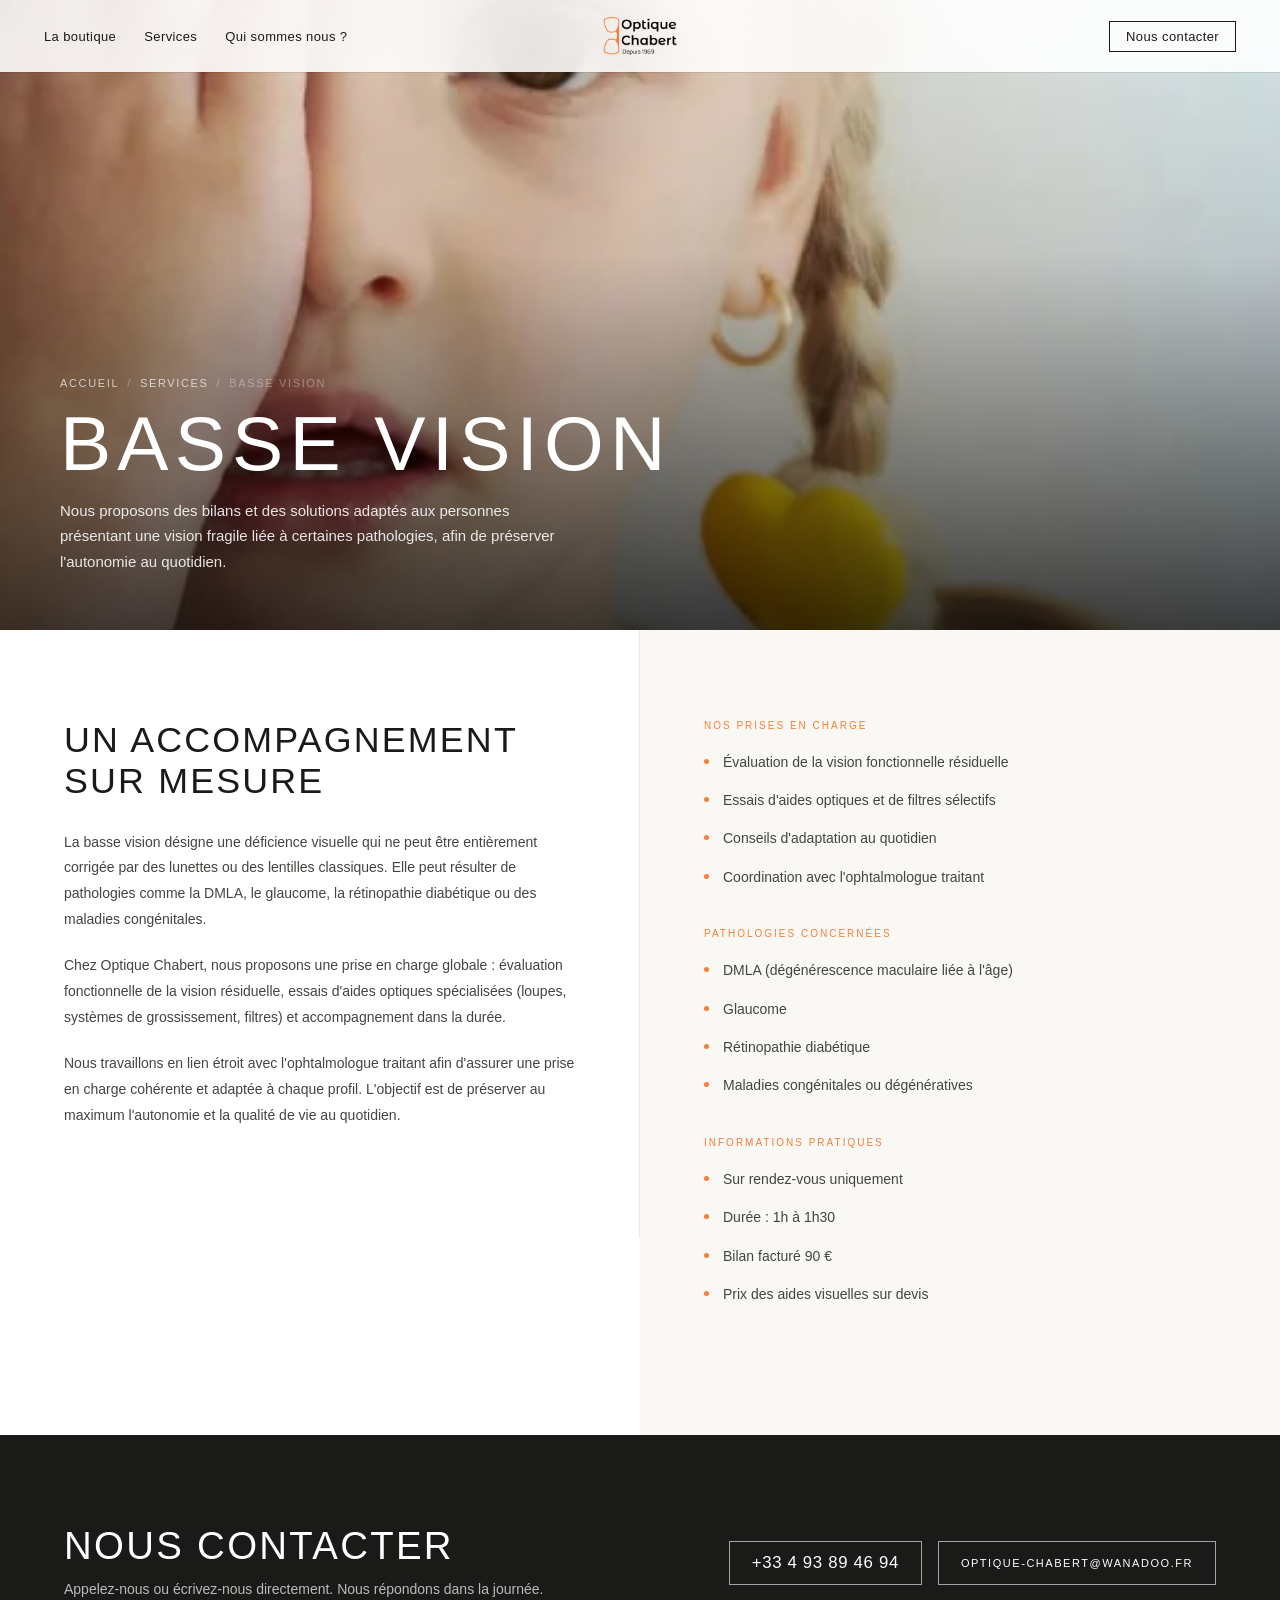
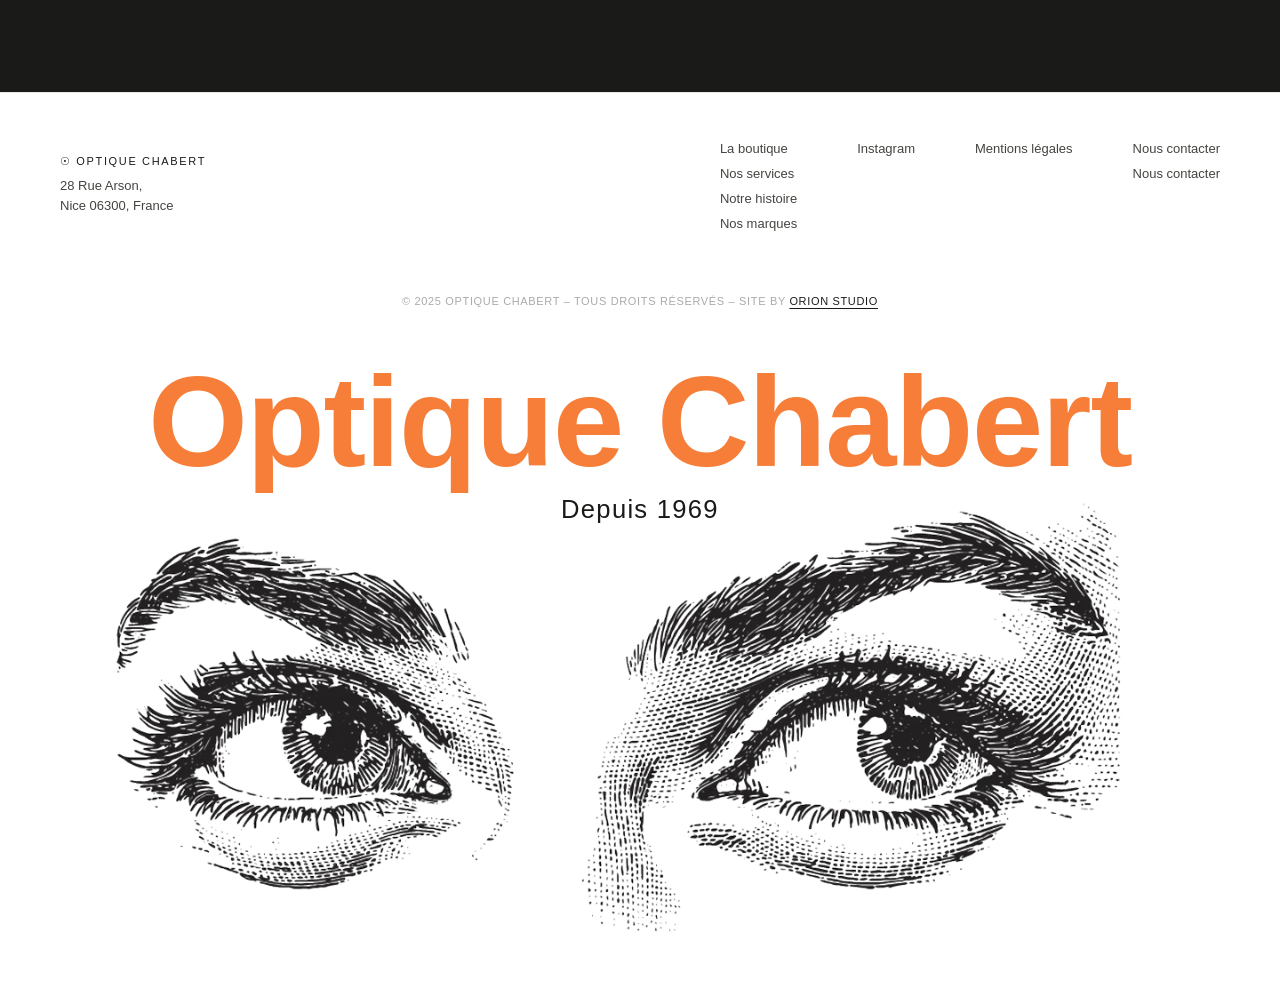
<file: services/basse-vision.html>
<!DOCTYPE html>
<html lang="fr">
<head>
  <meta charset="UTF-8">
  <meta name="viewport" content="width=device-width, initial-scale=1.0">
  <title>Basse vision à Nice — Optique Chabert</title>
  <meta name="description" content="Basse vision à Nice — Optique Chabert. Bilan et solutions optiques pour les déficiences visuelles liées à la DMLA, glaucome ou rétinopathie diabétique. Bilan 90 €.">
  <meta name="robots" content="index, follow">
  <link rel="canonical" href="https://optique-chabert.com/services/basse-vision.html">
  <meta property="og:type" content="website">
  <meta property="og:site_name" content="Optique Chabert">
  <meta property="og:locale" content="fr_FR">
  <meta property="og:title" content="Basse vision à Nice — Optique Chabert">
  <meta property="og:description" content="Bilan et solutions pour les déficiences visuelles : DMLA, glaucome, rétinopathie. Bilan facturé 90 €.">
  <meta property="og:url" content="https://optique-chabert.com/services/basse-vision.html">
  <meta property="og:image" content="https://optique-chabert.com/assets/images/basse-vision.webp">
  <meta name="twitter:card" content="summary_large_image">
  <meta name="twitter:title" content="Basse vision à Nice — Optique Chabert">
  <meta name="twitter:description" content="Bilan et solutions pour les déficiences visuelles : DMLA, glaucome, rétinopathie. Bilan facturé 90 €.">
  <meta name="twitter:image" content="https://optique-chabert.com/assets/images/basse-vision.webp">
  <script type="application/ld+json">
  {"@context":"https://schema.org","@type":"BreadcrumbList","itemListElement":[{"@type":"ListItem","position":1,"name":"Accueil","item":"https://optique-chabert.com/"},{"@type":"ListItem","position":2,"name":"Services","item":"https://optique-chabert.com/#services"},{"@type":"ListItem","position":3,"name":"Basse vision","item":"https://optique-chabert.com/services/basse-vision.html"}]}
  </script>
  <script type="application/ld+json">
  {"@context":"https://schema.org","@type":"Service","name":"Basse vision","description":"Bilan de basse vision et adaptation d'aides optiques à Nice. Prise en charge des déficiences visuelles liées à la DMLA, glaucome, rétinopathie diabétique. Bilan facturé 90 €.","provider":{"@type":"Optician","name":"Optique Chabert","url":"https://optique-chabert.com"},"areaServed":{"@type":"City","name":"Nice"},"offers":{"@type":"Offer","price":"90","priceCurrency":"EUR"}}
  </script>
  <link rel="icon" type="image/png" sizes="32x32" href="../assets/images/favicon-32.png">
  <link rel="icon" type="image/png" sizes="512x512" href="../assets/images/favicon-512.png">
  <link rel="apple-touch-icon" href="../assets/images/favicon-apple.png">
  <link rel="stylesheet" href="../assets/css/styles.css">
</head>
<body>

  <!-- ── HEADER ──────────────────────────────────────────────── -->
  <header id="site-header" class="scrolled">

    <nav class="nav nav--left">
      <a href="../#boutique">La boutique</a>
      <span class="nav-services-trigger" role="button" tabindex="0">Services</span>
      <a href="../#histoire">Qui sommes nous ?</a>
    </nav>

    <a href="../" class="header-logo" aria-label="Optique Chabert — accueil">
      <picture>
        <source srcset="../assets/images/logo-header.webp" type="image/webp">
        <img src="../assets/images/logo-header.png" alt="Optique Chabert">
      </picture>
    </a>

    <nav class="nav nav--right">
      <a href="#rdv" class="nav-rdv">Nous contacter</a>
    </nav>

    <button class="burger" id="burger-btn" aria-label="Ouvrir le menu" aria-expanded="false">
      <span></span><span></span><span></span>
    </button>

    <!-- Mega menu Services (desktop) -->
    <div class="mega-menu" id="mega-menu">
      <a href="examen-de-vue.html" class="mega-card">
        <div class="mega-card-img" style="background-image:url('../assets/images/sante-visuelle.webp')"></div>
        <div class="mega-card-body">
          <h4>Examen de vue</h4>
          <p>Évaluation complète de votre vision</p>
        </div>
      </a>
      <a href="lentilles-de-contact.html" class="mega-card">
        <div class="mega-card-img" style="background-image:url('../assets/images/notre-histoire.webp')"></div>
        <div class="mega-card-body">
          <h4>Lentilles de contact</h4>
          <p>Adaptation et suivi personnalisés</p>
        </div>
      </a>
      <a href="lentilles-de-nuit.html" class="mega-card">
        <div class="mega-card-img" style="background-image:url('../assets/images/lentille-de-nuit.webp')"></div>
        <div class="mega-card-body">
          <h4>Lentilles de nuit</h4>
          <p>Voir sans correction en journée</p>
        </div>
      </a>
      <a href="basse-vision.html" class="mega-card">
        <div class="mega-card-img" style="background-image:url('../assets/images/basse-vision.webp')"></div>
        <div class="mega-card-body">
          <h4>Basse vision</h4>
          <p>Solutions pour les déficiences visuelles</p>
        </div>
      </a>
      <a href="vision-de-l-enfant.html" class="mega-card">
        <div class="mega-card-img" style="background-image:url('../assets/images/montures_solaires.webp')"></div>
        <div class="mega-card-body">
          <h4>Vision de l'enfant</h4>
          <p>Suivi et équipement adaptés à chaque âge</p>
        </div>
      </a>
    </div>

  </header>

  <!-- Nav mobile -->
  <div class="mobile-nav" id="mobile-nav" aria-hidden="true">
    <nav class="mobile-nav-main">
      <a href="../#boutique">La boutique</a>

      <div class="mobile-nav-group">
        <span class="mobile-nav-label">Services</span>
        <div class="mobile-nav-sub">
          <a href="examen-de-vue.html">Examen de vue</a>
          <a href="lentilles-de-contact.html">Lentilles de contact</a>
          <a href="lentilles-de-nuit.html">Lentilles de nuit</a>
          <a href="basse-vision.html">Basse vision</a>
          <a href="vision-de-l-enfant.html">Vision de l'enfant</a>
        </div>
      </div>

      <a href="../nos-marques.html">Nos marques</a>
      <a href="../#histoire">Qui sommes nous ?</a>
    </nav>
    <a href="#rdv" class="mobile-nav-rdv">Nous contacter</a>
  </div>

  <!-- ── HERO ────────────────────────────────────────────────── -->
  <section class="service-hero">
    <div class="service-hero-bg" style="background-image: url('../assets/images/basse-vision.webp');"></div>
    <div class="service-hero-overlay"></div>
    <div class="service-hero-content reveal">
      <div class="service-hero-breadcrumb">
        <a href="../">Accueil</a>
        <span>/</span>
        <a href="../#services">Services</a>
        <span>/</span>
        <span>Basse vision</span>
      </div>
      <h1>Basse vision</h1>
      <p>Nous proposons des bilans et des solutions adaptés aux personnes présentant une vision fragile liée à certaines pathologies, afin de préserver l'autonomie au quotidien.</p>
    </div>
  </section>

  <!-- ── CORPS ───────────────────────────────────────────────── -->
  <div class="service-body">

    <div class="service-body-left reveal">
      <h2>Un accompagnement sur mesure</h2>
      <p>
        La basse vision désigne une déficience visuelle qui ne peut être entièrement corrigée par des lunettes ou des lentilles classiques. Elle peut résulter de pathologies comme la DMLA, le glaucome, la rétinopathie diabétique ou des maladies congénitales.
      </p>
      <p>
        Chez Optique Chabert, nous proposons une prise en charge globale : évaluation fonctionnelle de la vision résiduelle, essais d'aides optiques spécialisées (loupes, systèmes de grossissement, filtres) et accompagnement dans la durée.
      </p>
      <p>
        Nous travaillons en lien étroit avec l'ophtalmologue traitant afin d'assurer une prise en charge cohérente et adaptée à chaque profil. L'objectif est de préserver au maximum l'autonomie et la qualité de vie au quotidien.
      </p>
    </div>

    <div class="service-body-right reveal reveal-d1">
      <span class="service-detail-label">Nos prises en charge</span>
      <ul class="service-detail-list">
        <li>Évaluation de la vision fonctionnelle résiduelle</li>
        <li>Essais d'aides optiques et de filtres sélectifs</li>
        <li>Conseils d'adaptation au quotidien</li>
        <li>Coordination avec l'ophtalmologue traitant</li>
      </ul>

      <span class="service-detail-label">Pathologies concernées</span>
      <ul class="service-detail-list">
        <li>DMLA (dégénérescence maculaire liée à l'âge)</li>
        <li>Glaucome</li>
        <li>Rétinopathie diabétique</li>
        <li>Maladies congénitales ou dégénératives</li>
      </ul>

      <span class="service-detail-label">Informations pratiques</span>
      <ul class="service-detail-list">
        <li>Sur rendez-vous uniquement</li>
        <li>Durée : 1h à 1h30</li>
        <li>Bilan facturé 90 €</li>
        <li>Prix des aides visuelles sur devis</li>
      </ul>
    </div>

  </div>

  <!-- ── CTA RENDEZ-VOUS ─────────────────────────────────────── -->
  <div class="service-cta" id="rdv">
    <div>
      <h2>Nous contacter</h2>
      <p>Appelez-nous ou écrivez-nous directement. Nous répondons dans la journée.</p>
    </div>
    <div style="display:flex; gap:16px; flex-wrap:wrap;">
      <a href="tel:+33493894694" class="btn btn--white" style="font-size:1.05rem; letter-spacing:0.04em;">+33 4 93 89 46 94</a>
      <a href="mailto:optique-chabert@wanadoo.fr" class="btn btn--white">optique-chabert@wanadoo.fr</a>
    </div>
  </div>

  <!-- ── FOOTER ──────────────────────────────────────────────── -->
  <footer id="footer">

    <div class="footer-nav-bar">
      <div class="footer-left">
        <span class="footer-address-name">&#9737; Optique Chabert</span>
        <span class="footer-address-detail">28 Rue Arson,<br>Nice 06300, France</span>
      </div>

      <nav class="footer-cols">
        <div class="footer-col">
          <a href="../#boutique">La boutique</a>
          <a href="../#services">Nos services</a>
          <a href="../#histoire">Notre histoire</a>
          <a href="../nos-marques.html">Nos marques</a>
        </div>
        <div class="footer-col">
          <a href="https://www.instagram.com/optique.chabert" target="_blank" rel="noopener">Instagram</a>
        </div>
        <div class="footer-col">
          <a href="../mentions-legales.html">Mentions légales</a>
        </div>
        <div class="footer-col">
          <a href="../#contact">Nous contacter</a>
          <a href="#rdv" class="footer-rdv">Nous contacter</a>
        </div>
      </nav>
    </div>

    <div class="footer-copy">
      &copy; 2025 Optique Chabert &ndash; Tous droits réservés &ndash; Site by <a href="https://orion-studio.io" target="_blank" rel="noopener">Orion Studio</a>
    </div>

    <div class="footer-statement">
      <div class="footer-statement-text">
        <span class="footer-big-name">Optique Chabert</span>
        <span class="footer-big-since">Depuis 1969</span>
      </div>
    </div>

  </footer>

  <script src="../assets/js/script.js"></script>
</body>
</html>
</file>
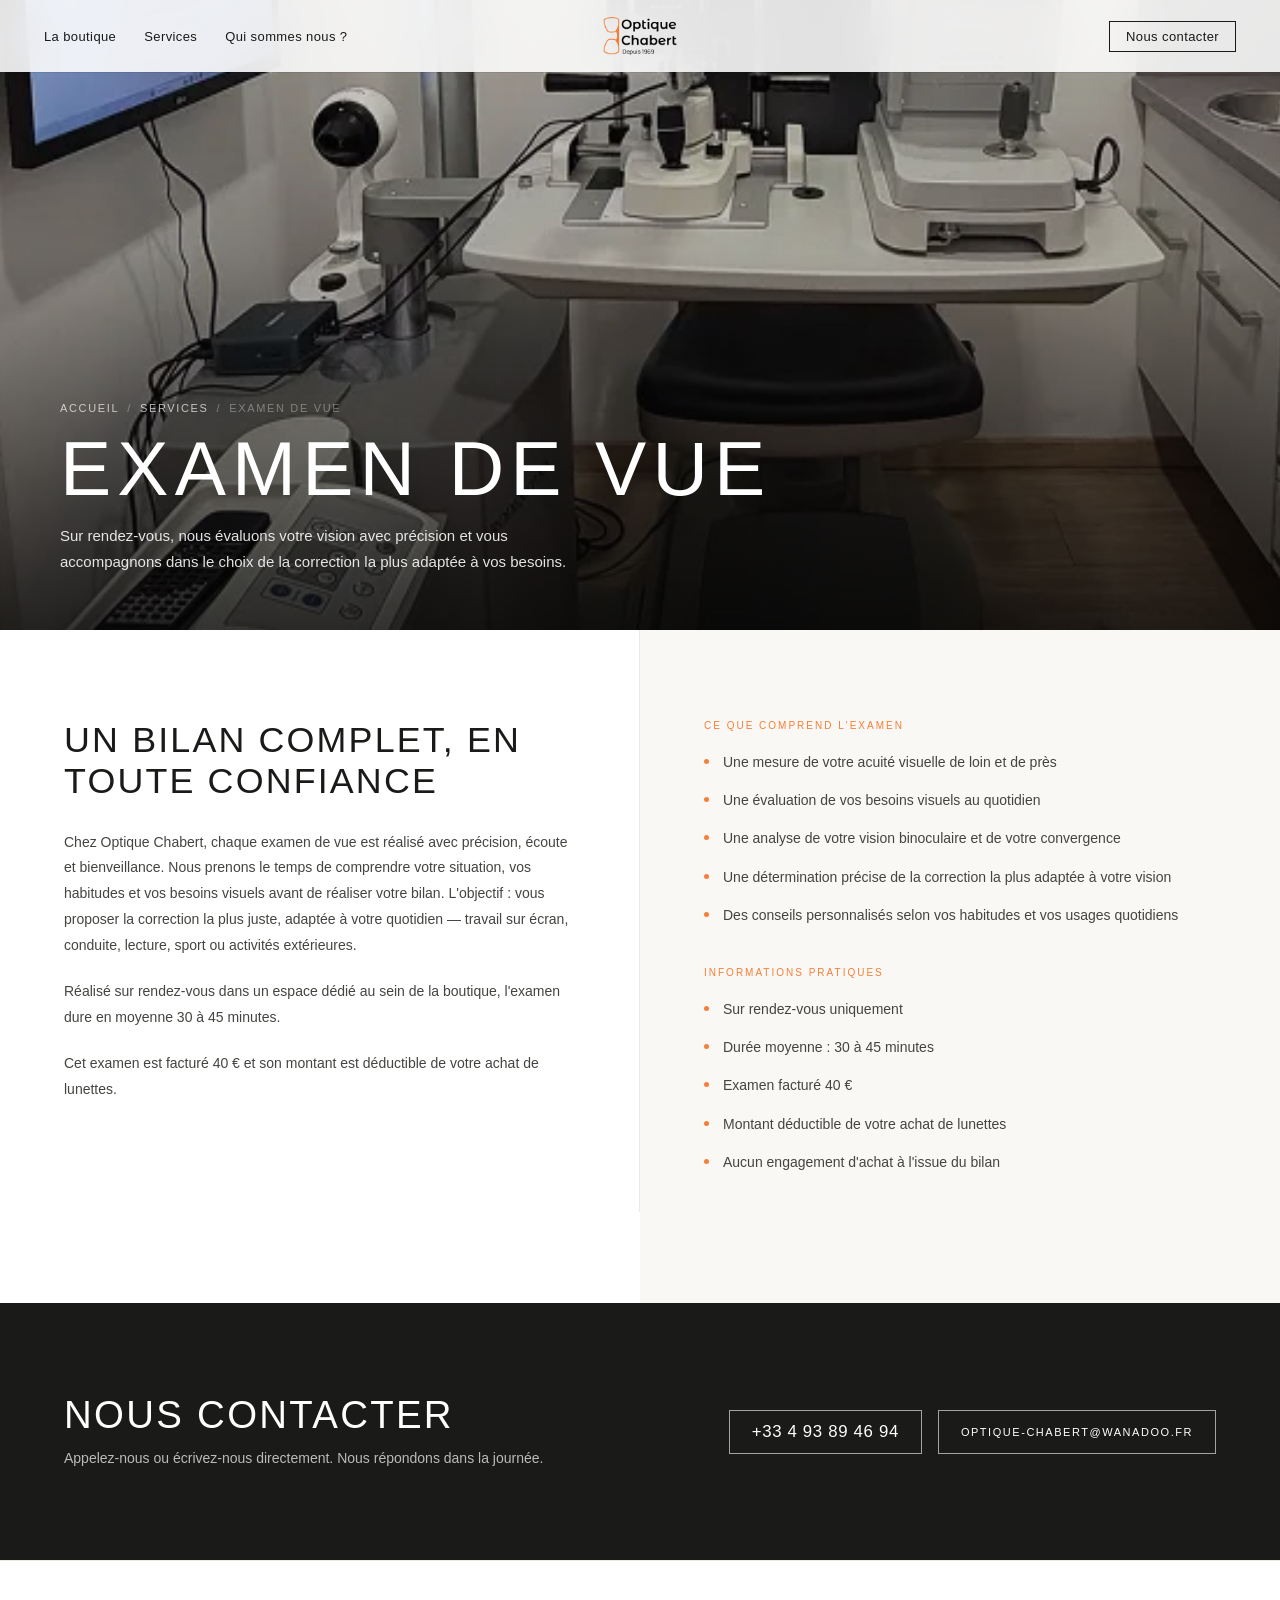
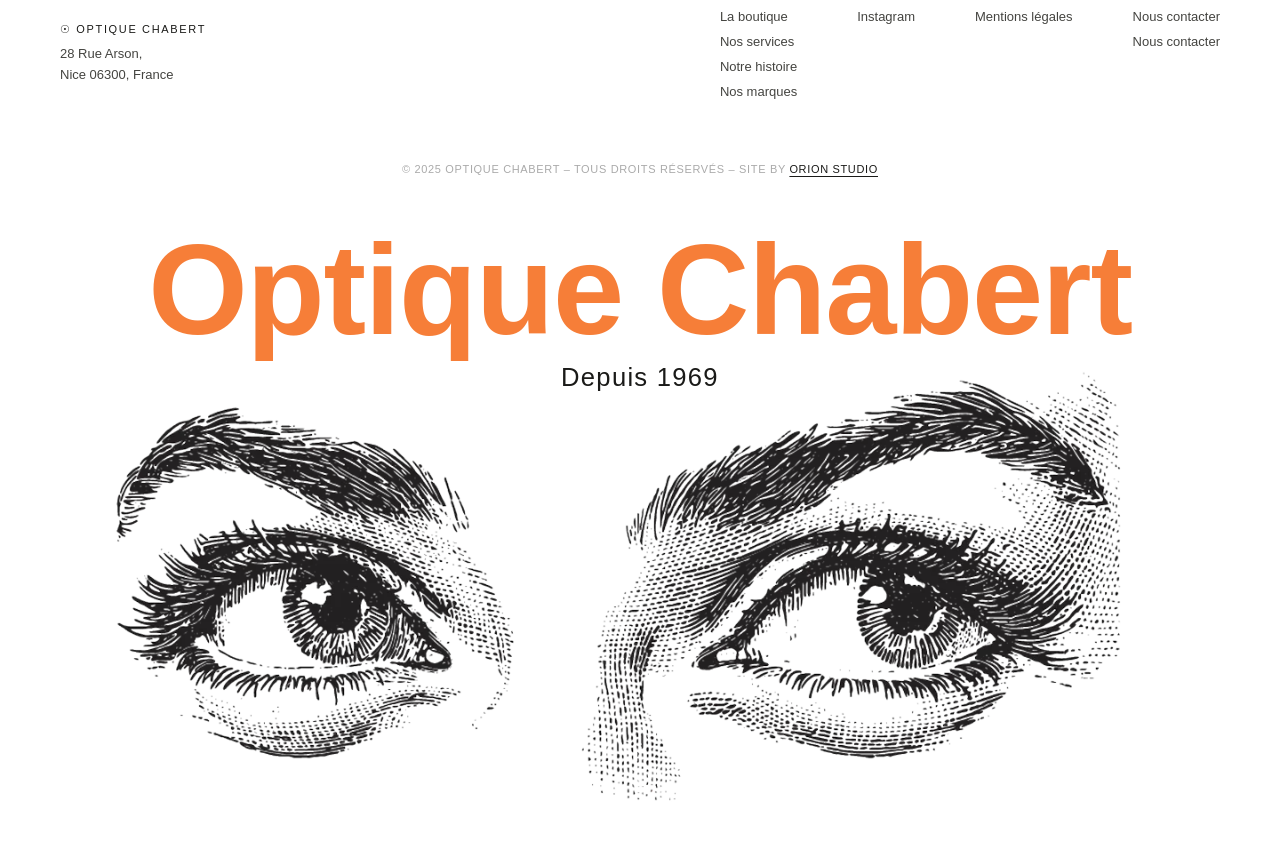
<file: services/examen-de-vue.html>
<!DOCTYPE html>
<html lang="fr">
<head>
  <meta charset="UTF-8">
  <meta name="viewport" content="width=device-width, initial-scale=1.0">
  <title>Examen de vue à Nice — Optique Chabert</title>
  <meta name="description" content="Examen de vue sur rendez-vous chez Optique Chabert à Nice. Bilan visuel complet et bienveillant. Facturé 40 €, déductible de votre achat de lunettes.">
  <meta name="robots" content="index, follow">
  <link rel="canonical" href="https://optique-chabert.com/services/examen-de-vue.html">
  <meta property="og:type" content="website">
  <meta property="og:site_name" content="Optique Chabert">
  <meta property="og:locale" content="fr_FR">
  <meta property="og:title" content="Examen de vue à Nice — Optique Chabert">
  <meta property="og:description" content="Bilan visuel complet sur rendez-vous. Facturé 40 €, déductible de votre achat de lunettes.">
  <meta property="og:url" content="https://optique-chabert.com/services/examen-de-vue.html">
  <meta property="og:image" content="https://optique-chabert.com/assets/images/sante-visuelle.webp">
  <meta name="twitter:card" content="summary_large_image">
  <meta name="twitter:title" content="Examen de vue à Nice — Optique Chabert">
  <meta name="twitter:description" content="Bilan visuel complet sur rendez-vous. Facturé 40 €, déductible de votre achat de lunettes.">
  <meta name="twitter:image" content="https://optique-chabert.com/assets/images/sante-visuelle.webp">
  <script type="application/ld+json">
  {"@context":"https://schema.org","@type":"BreadcrumbList","itemListElement":[{"@type":"ListItem","position":1,"name":"Accueil","item":"https://optique-chabert.com/"},{"@type":"ListItem","position":2,"name":"Services","item":"https://optique-chabert.com/#services"},{"@type":"ListItem","position":3,"name":"Examen de vue","item":"https://optique-chabert.com/services/examen-de-vue.html"}]}
  </script>
  <script type="application/ld+json">
  {"@context":"https://schema.org","@type":"Service","name":"Examen de vue","description":"Bilan visuel complet réalisé sur rendez-vous à Nice. Mesure de l'acuité visuelle, évaluation binoculaire, conseils personnalisés. Facturé 40 €.","provider":{"@type":"Optician","name":"Optique Chabert","url":"https://optique-chabert.com"},"areaServed":{"@type":"City","name":"Nice"},"offers":{"@type":"Offer","price":"40","priceCurrency":"EUR"}}
  </script>
  <link rel="icon" type="image/png" sizes="32x32" href="../assets/images/favicon-32.png">
  <link rel="icon" type="image/png" sizes="512x512" href="../assets/images/favicon-512.png">
  <link rel="apple-touch-icon" href="../assets/images/favicon-apple.png">
  <link rel="stylesheet" href="../assets/css/styles.css">
</head>
<body>

  <!-- ── HEADER ──────────────────────────────────────────────── -->
  <header id="site-header" class="scrolled">

    <nav class="nav nav--left">
      <a href="../#boutique">La boutique</a>
      <span class="nav-services-trigger" role="button" tabindex="0">Services</span>
      <a href="../#histoire">Qui sommes nous ?</a>
    </nav>

    <a href="../" class="header-logo" aria-label="Optique Chabert — accueil">
      <picture>
        <source srcset="../assets/images/logo-header.webp" type="image/webp">
        <img src="../assets/images/logo-header.png" alt="Optique Chabert">
      </picture>
    </a>

    <nav class="nav nav--right">
      <a href="#rdv" class="nav-rdv">Nous contacter</a>
    </nav>

    <button class="burger" id="burger-btn" aria-label="Ouvrir le menu" aria-expanded="false">
      <span></span><span></span><span></span>
    </button>

    <!-- Mega menu Services (desktop) -->
    <div class="mega-menu" id="mega-menu">
      <a href="examen-de-vue.html" class="mega-card">
        <div class="mega-card-img" style="background-image:url('../assets/images/sante-visuelle.webp')"></div>
        <div class="mega-card-body">
          <h4>Examen de vue</h4>
          <p>Évaluation complète de votre vision</p>
        </div>
      </a>
      <a href="lentilles-de-contact.html" class="mega-card">
        <div class="mega-card-img" style="background-image:url('../assets/images/notre-histoire.webp')"></div>
        <div class="mega-card-body">
          <h4>Lentilles de contact</h4>
          <p>Adaptation et suivi personnalisés</p>
        </div>
      </a>
      <a href="lentilles-de-nuit.html" class="mega-card">
        <div class="mega-card-img" style="background-image:url('../assets/images/lentille-de-nuit.webp')"></div>
        <div class="mega-card-body">
          <h4>Lentilles de nuit</h4>
          <p>Voir sans correction en journée</p>
        </div>
      </a>
      <a href="basse-vision.html" class="mega-card">
        <div class="mega-card-img" style="background-image:url('../assets/images/basse-vision.webp')"></div>
        <div class="mega-card-body">
          <h4>Basse vision</h4>
          <p>Solutions pour les déficiences visuelles</p>
        </div>
      </a>
      <a href="vision-de-l-enfant.html" class="mega-card">
        <div class="mega-card-img" style="background-image:url('../assets/images/montures_solaires.webp')"></div>
        <div class="mega-card-body">
          <h4>Vision de l'enfant</h4>
          <p>Suivi et équipement adaptés à chaque âge</p>
        </div>
      </a>
    </div>

  </header>

  <!-- Nav mobile -->
  <div class="mobile-nav" id="mobile-nav" aria-hidden="true">
    <nav class="mobile-nav-main">
      <a href="../#boutique">La boutique</a>
      <div class="mobile-nav-group">
        <span class="mobile-nav-label">Services</span>
        <div class="mobile-nav-sub">
          <a href="examen-de-vue.html">Examen de vue</a>
          <a href="lentilles-de-contact.html">Lentilles de contact</a>
          <a href="lentilles-de-nuit.html">Lentilles de nuit</a>
          <a href="basse-vision.html">Basse vision</a>
          <a href="vision-de-l-enfant.html">Vision de l'enfant</a>
        </div>
      </div>
      <a href="../nos-marques.html">Nos marques</a>
      <a href="../#histoire">Qui sommes nous ?</a>
    </nav>
    <a href="#rdv" class="mobile-nav-rdv">Nous contacter</a>
  </div>

  <!-- ── HERO ────────────────────────────────────────────────── -->
  <section class="service-hero">
    <div class="service-hero-bg" style="background-image: url('../assets/images/sante-visuelle.webp');"></div>
    <div class="service-hero-overlay"></div>
    <div class="service-hero-content reveal">
      <div class="service-hero-breadcrumb">
        <a href="../">Accueil</a>
        <span>/</span>
        <a href="../#services">Services</a>
        <span>/</span>
        <span>Examen de vue</span>
      </div>
      <h1>Examen de vue</h1>
      <p>Sur rendez-vous, nous évaluons votre vision avec précision et vous accompagnons dans le choix de la correction la plus adaptée à vos besoins.</p>
    </div>
  </section>

  <!-- ── CORPS ───────────────────────────────────────────────── -->
  <div class="service-body">

    <div class="service-body-left reveal">
      <h2>Un bilan complet, en toute confiance</h2>
      <p>
        Chez Optique Chabert, chaque examen de vue est réalisé avec précision, écoute et bienveillance. Nous prenons le temps de comprendre votre situation, vos habitudes et vos besoins visuels avant de réaliser votre bilan. L'objectif : vous proposer la correction la plus juste, adaptée à votre quotidien — travail sur écran, conduite, lecture, sport ou activités extérieures.
      </p>
      <p>
        Réalisé sur rendez-vous dans un espace dédié au sein de la boutique, l'examen dure en moyenne 30 à 45 minutes.
      </p>
      <p>
        Cet examen est facturé 40 € et son montant est déductible de votre achat de lunettes.
      </p>
    </div>

    <div class="service-body-right reveal reveal-d1">
      <span class="service-detail-label">Ce que comprend l'examen</span>
      <ul class="service-detail-list">
        <li>Une mesure de votre acuité visuelle de loin et de près</li>
        <li>Une évaluation de vos besoins visuels au quotidien</li>
        <li>Une analyse de votre vision binoculaire et de votre convergence</li>
        <li>Une détermination précise de la correction la plus adaptée à votre vision</li>
        <li>Des conseils personnalisés selon vos habitudes et vos usages quotidiens</li>
      </ul>

      <span class="service-detail-label">Informations pratiques</span>
      <ul class="service-detail-list">
        <li>Sur rendez-vous uniquement</li>
        <li>Durée moyenne : 30 à 45 minutes</li>
        <li>Examen facturé 40 €</li>
        <li>Montant déductible de votre achat de lunettes</li>
        <li>Aucun engagement d'achat à l'issue du bilan</li>
      </ul>
    </div>

  </div>

  <!-- ── CTA RENDEZ-VOUS ─────────────────────────────────────── -->
  <div class="service-cta" id="rdv">
    <div>
      <h2>Nous contacter</h2>
      <p>Appelez-nous ou écrivez-nous directement. Nous répondons dans la journée.</p>
    </div>
    <div style="display:flex; gap:16px; flex-wrap:wrap;">
      <a href="tel:+33493894694" class="btn btn--white" style="font-size:1.05rem; letter-spacing:0.04em;">+33 4 93 89 46 94</a>
      <a href="mailto:optique-chabert@wanadoo.fr" class="btn btn--white">optique-chabert@wanadoo.fr</a>
    </div>
  </div>

  <!-- ── FOOTER ──────────────────────────────────────────────── -->
  <footer id="footer">

    <div class="footer-nav-bar">
      <div class="footer-left">
        <span class="footer-address-name">&#9737; Optique Chabert</span>
        <span class="footer-address-detail">28 Rue Arson,<br>Nice 06300, France</span>
      </div>

      <nav class="footer-cols">
        <div class="footer-col">
          <a href="../#boutique">La boutique</a>
          <a href="../#services">Nos services</a>
          <a href="../#histoire">Notre histoire</a>
          <a href="../nos-marques.html">Nos marques</a>
        </div>
        <div class="footer-col">
          <a href="https://www.instagram.com/optique.chabert" target="_blank" rel="noopener">Instagram</a>
        </div>
        <div class="footer-col">
          <a href="../mentions-legales.html">Mentions légales</a>
        </div>
        <div class="footer-col">
          <a href="../#contact">Nous contacter</a>
          <a href="#rdv" class="footer-rdv">Nous contacter</a>
        </div>
      </nav>
    </div>

    <div class="footer-copy">
      &copy; 2025 Optique Chabert &ndash; Tous droits réservés &ndash; Site by <a href="https://orion-studio.io" target="_blank" rel="noopener">Orion Studio</a>
    </div>

    <div class="footer-statement">
      <div class="footer-statement-text">
        <span class="footer-big-name">Optique Chabert</span>
        <span class="footer-big-since">Depuis 1969</span>
      </div>
    </div>

  </footer>

  <script src="../assets/js/script.js"></script>
</body>
</html>
</file>
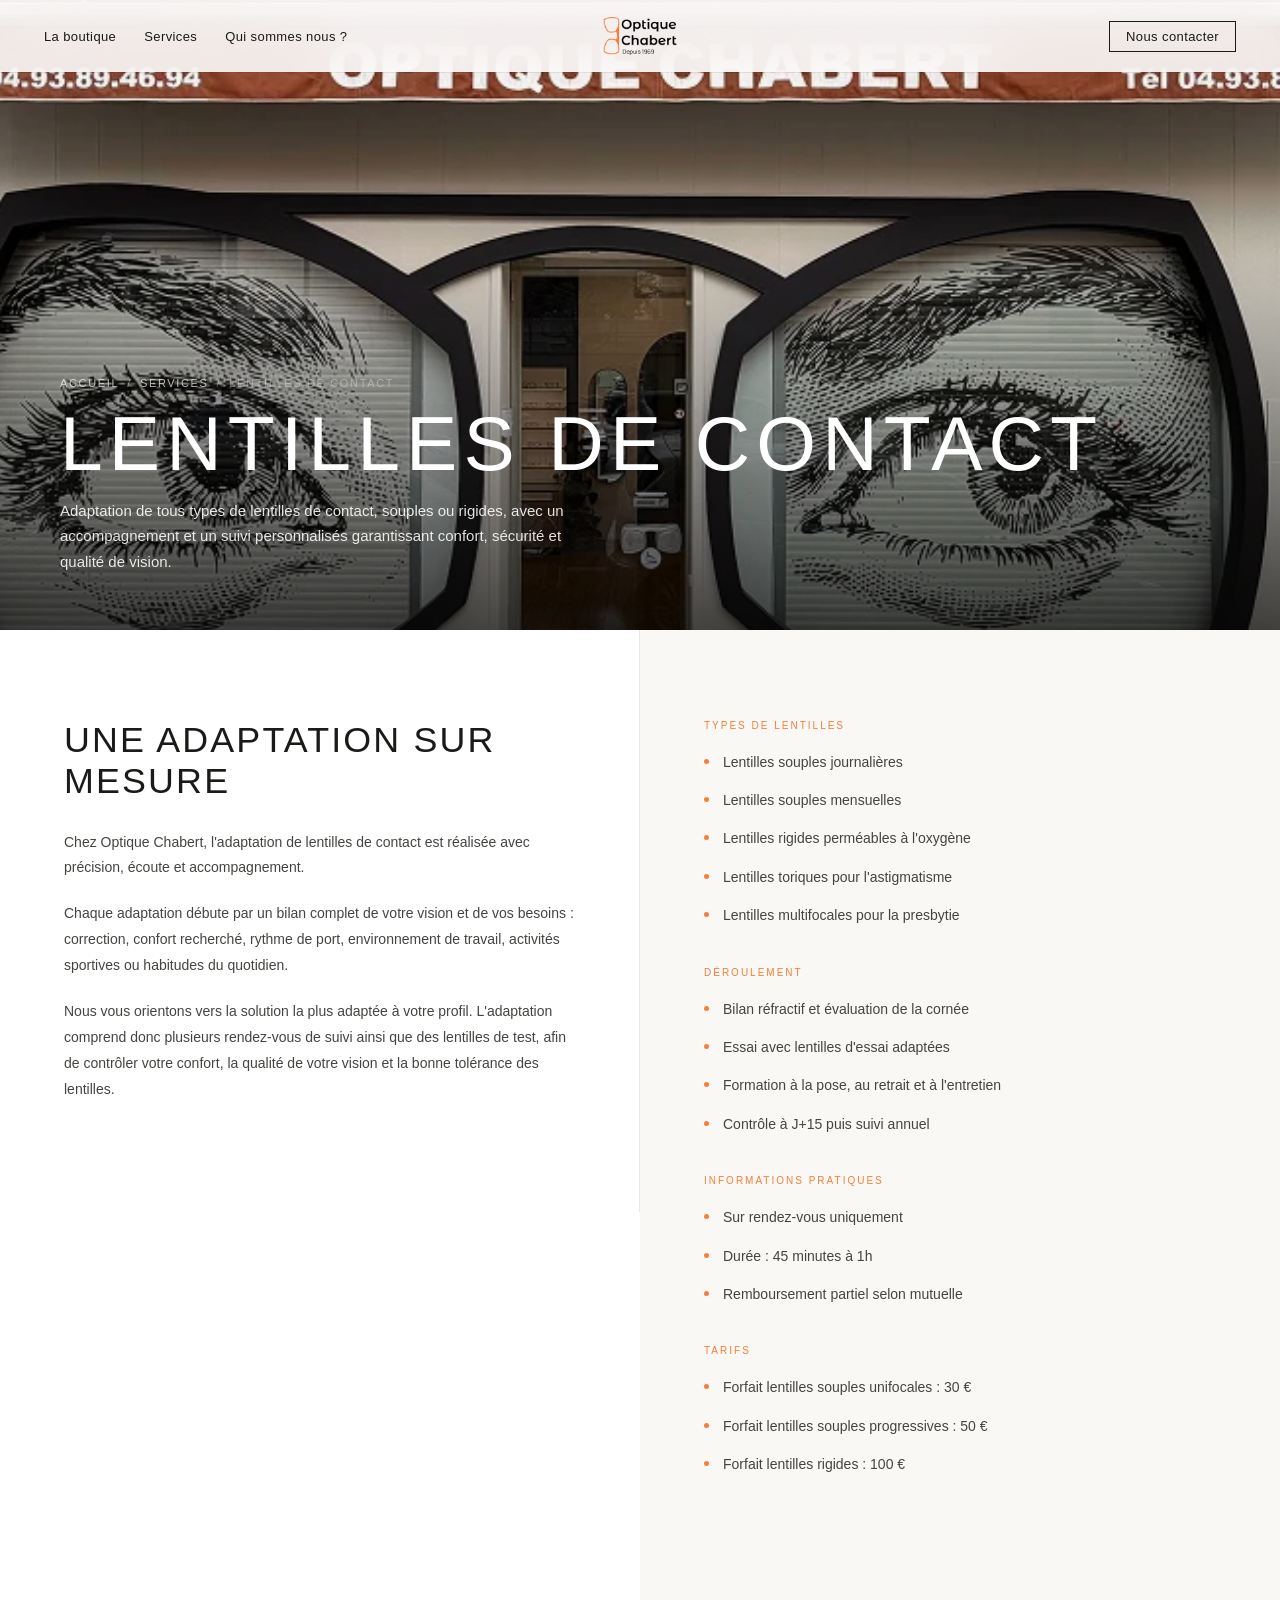
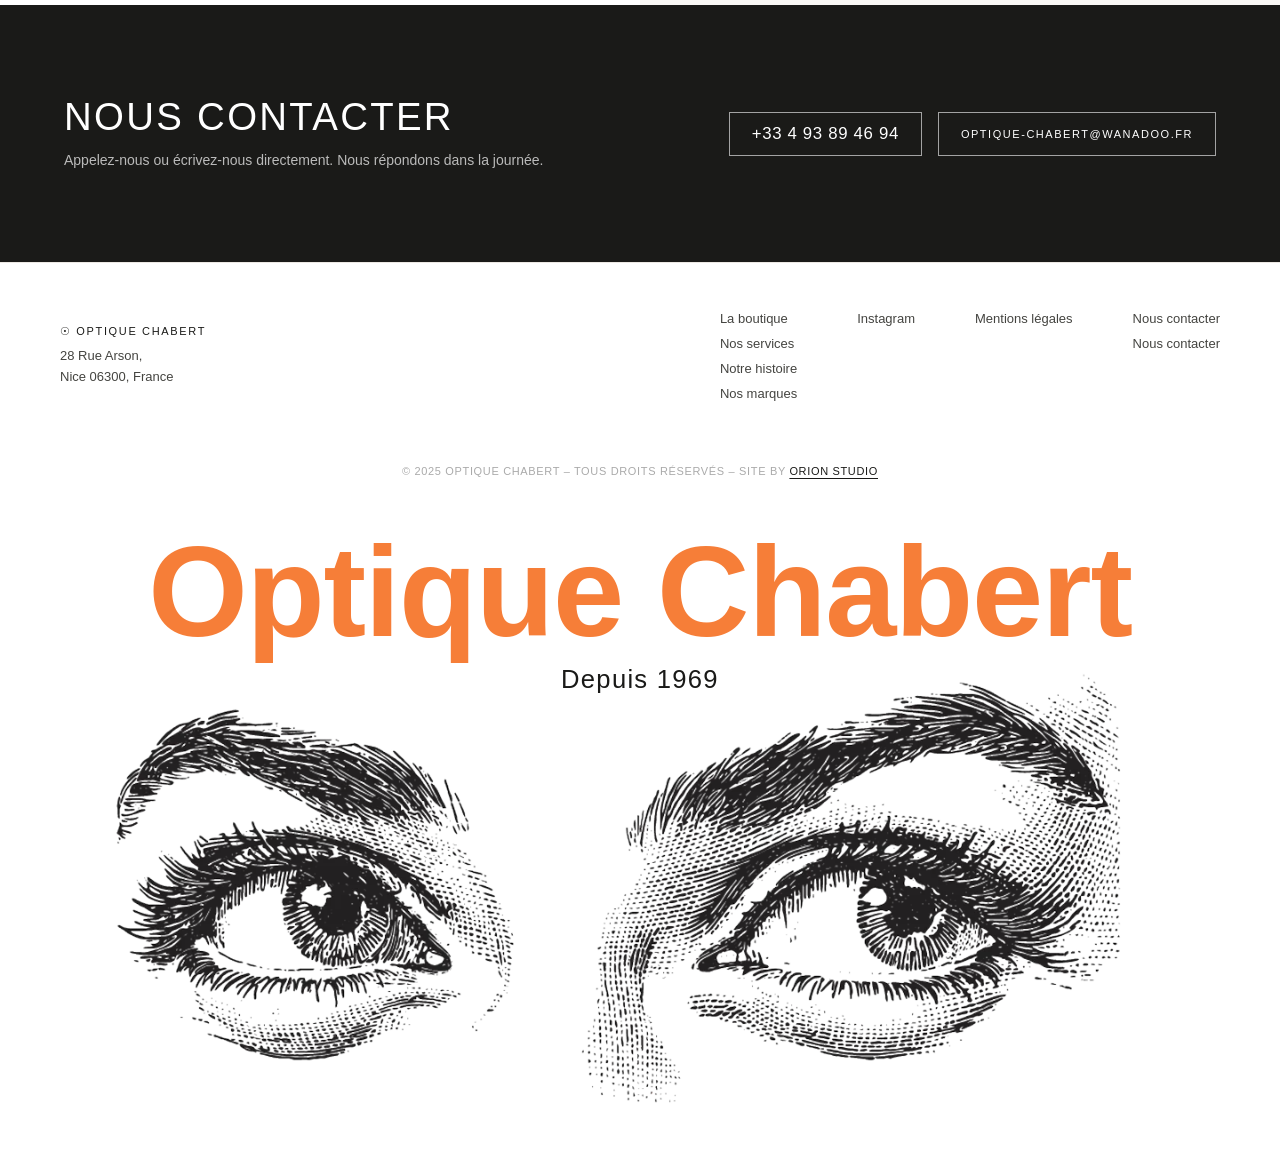
<file: services/lentilles-de-contact.html>
<!DOCTYPE html>
<html lang="fr">
<head>
  <meta charset="UTF-8">
  <meta name="viewport" content="width=device-width, initial-scale=1.0">
  <title>Lentilles de contact à Nice — Optique Chabert</title>
  <meta name="description" content="Adaptation de lentilles de contact à Nice — Optique Chabert. Souples, rigides, toriques ou multifocales. Suivi personnalisé, contrôles inclus. Forfaits dès 30 €.">
  <meta name="robots" content="index, follow">
  <link rel="canonical" href="https://optique-chabert.com/services/lentilles-de-contact.html">
  <meta property="og:type" content="website">
  <meta property="og:site_name" content="Optique Chabert">
  <meta property="og:locale" content="fr_FR">
  <meta property="og:title" content="Lentilles de contact à Nice — Optique Chabert">
  <meta property="og:description" content="Adaptation de lentilles souples, rigides, toriques ou multifocales. Suivi personnalisé. Forfaits dès 30 €.">
  <meta property="og:url" content="https://optique-chabert.com/services/lentilles-de-contact.html">
  <meta property="og:image" content="https://optique-chabert.com/assets/images/notre-histoire.webp">
  <meta name="twitter:card" content="summary_large_image">
  <meta name="twitter:title" content="Lentilles de contact à Nice — Optique Chabert">
  <meta name="twitter:description" content="Adaptation de lentilles souples, rigides, toriques ou multifocales. Suivi personnalisé. Forfaits dès 30 €.">
  <meta name="twitter:image" content="https://optique-chabert.com/assets/images/notre-histoire.webp">
  <script type="application/ld+json">
  {"@context":"https://schema.org","@type":"BreadcrumbList","itemListElement":[{"@type":"ListItem","position":1,"name":"Accueil","item":"https://optique-chabert.com/"},{"@type":"ListItem","position":2,"name":"Services","item":"https://optique-chabert.com/#services"},{"@type":"ListItem","position":3,"name":"Lentilles de contact","item":"https://optique-chabert.com/services/lentilles-de-contact.html"}]}
  </script>
  <script type="application/ld+json">
  {"@context":"https://schema.org","@type":"Service","name":"Lentilles de contact","description":"Adaptation de lentilles de contact à Nice. Souples journalières et mensuelles, rigides, toriques, multifocales. Forfaits dès 30 €.","provider":{"@type":"Optician","name":"Optique Chabert","url":"https://optique-chabert.com"},"areaServed":{"@type":"City","name":"Nice"},"offers":{"@type":"Offer","price":"30","priceCurrency":"EUR"}}
  </script>
  <link rel="icon" type="image/png" sizes="32x32" href="../assets/images/favicon-32.png">
  <link rel="icon" type="image/png" sizes="512x512" href="../assets/images/favicon-512.png">
  <link rel="apple-touch-icon" href="../assets/images/favicon-apple.png">
  <link rel="stylesheet" href="../assets/css/styles.css">
</head>
<body>

  <!-- ── HEADER ──────────────────────────────────────────────── -->
  <header id="site-header" class="scrolled">

    <nav class="nav nav--left">
      <a href="../#boutique">La boutique</a>
      <span class="nav-services-trigger" role="button" tabindex="0">Services</span>
      <a href="../#histoire">Qui sommes nous ?</a>
    </nav>

    <a href="../" class="header-logo" aria-label="Optique Chabert — accueil">
      <picture>
        <source srcset="../assets/images/logo-header.webp" type="image/webp">
        <img src="../assets/images/logo-header.png" alt="Optique Chabert">
      </picture>
    </a>

    <nav class="nav nav--right">
      <a href="#rdv" class="nav-rdv">Nous contacter</a>
    </nav>

    <button class="burger" id="burger-btn" aria-label="Ouvrir le menu" aria-expanded="false">
      <span></span><span></span><span></span>
    </button>

    <!-- Mega menu Services (desktop) -->
    <div class="mega-menu" id="mega-menu">
      <a href="examen-de-vue.html" class="mega-card">
        <div class="mega-card-img" style="background-image:url('../assets/images/sante-visuelle.webp')"></div>
        <div class="mega-card-body">
          <h4>Examen de vue</h4>
          <p>Évaluation complète de votre vision</p>
        </div>
      </a>
      <a href="lentilles-de-contact.html" class="mega-card">
        <div class="mega-card-img" style="background-image:url('../assets/images/notre-histoire.webp')"></div>
        <div class="mega-card-body">
          <h4>Lentilles de contact</h4>
          <p>Adaptation et suivi personnalisés</p>
        </div>
      </a>
      <a href="lentilles-de-nuit.html" class="mega-card">
        <div class="mega-card-img" style="background-image:url('../assets/images/lentille-de-nuit.webp')"></div>
        <div class="mega-card-body">
          <h4>Lentilles de nuit</h4>
          <p>Voir sans correction en journée</p>
        </div>
      </a>
      <a href="basse-vision.html" class="mega-card">
        <div class="mega-card-img" style="background-image:url('../assets/images/basse-vision.webp')"></div>
        <div class="mega-card-body">
          <h4>Basse vision</h4>
          <p>Solutions pour les déficiences visuelles</p>
        </div>
      </a>
      <a href="vision-de-l-enfant.html" class="mega-card">
        <div class="mega-card-img" style="background-image:url('../assets/images/montures_solaires.webp')"></div>
        <div class="mega-card-body">
          <h4>Vision de l'enfant</h4>
          <p>Suivi et équipement adaptés à chaque âge</p>
        </div>
      </a>
    </div>

  </header>

  <!-- Nav mobile -->
  <div class="mobile-nav" id="mobile-nav" aria-hidden="true">
    <nav class="mobile-nav-main">
      <a href="../#boutique">La boutique</a>
      <div class="mobile-nav-group">
        <span class="mobile-nav-label">Services</span>
        <div class="mobile-nav-sub">
          <a href="examen-de-vue.html">Examen de vue</a>
          <a href="lentilles-de-contact.html">Lentilles de contact</a>
          <a href="lentilles-de-nuit.html">Lentilles de nuit</a>
          <a href="basse-vision.html">Basse vision</a>
          <a href="vision-de-l-enfant.html">Vision de l'enfant</a>
        </div>
      </div>
      <a href="../nos-marques.html">Nos marques</a>
      <a href="../#histoire">Qui sommes nous ?</a>
    </nav>
    <a href="#rdv" class="mobile-nav-rdv">Nous contacter</a>
  </div>

  <!-- ── HERO ────────────────────────────────────────────────── -->
  <section class="service-hero">
    <div class="service-hero-bg" style="background-image: url('../assets/images/notre-histoire.webp');"></div>
    <div class="service-hero-overlay"></div>
    <div class="service-hero-content reveal">
      <div class="service-hero-breadcrumb">
        <a href="../">Accueil</a>
        <span>/</span>
        <a href="../#services">Services</a>
        <span>/</span>
        <span>Lentilles de contact</span>
      </div>
      <h1>Lentilles de contact</h1>
      <p>Adaptation de tous types de lentilles de contact, souples ou rigides, avec un accompagnement et un suivi personnalisés garantissant confort, sécurité et qualité de vision.</p>
    </div>
  </section>

  <!-- ── CORPS ───────────────────────────────────────────────── -->
  <div class="service-body">

    <div class="service-body-left reveal">
      <h2>Une adaptation sur mesure</h2>
      <p>
        Chez Optique Chabert, l'adaptation de lentilles de contact est réalisée avec précision, écoute et accompagnement.
      </p>
      <p>
        Chaque adaptation débute par un bilan complet de votre vision et de vos besoins : correction, confort recherché, rythme de port, environnement de travail, activités sportives ou habitudes du quotidien.
      </p>
      <p>
        Nous vous orientons vers la solution la plus adaptée à votre profil. L'adaptation comprend donc plusieurs rendez-vous de suivi ainsi que des lentilles de test, afin de contrôler votre confort, la qualité de votre vision et la bonne tolérance des lentilles.
      </p>
    </div>

    <div class="service-body-right reveal reveal-d1">
      <span class="service-detail-label">Types de lentilles</span>
      <ul class="service-detail-list">
        <li>Lentilles souples journalières</li>
        <li>Lentilles souples mensuelles</li>
        <li>Lentilles rigides perméables à l'oxygène</li>
        <li>Lentilles toriques pour l'astigmatisme</li>
        <li>Lentilles multifocales pour la presbytie</li>
      </ul>

      <span class="service-detail-label">Déroulement</span>
      <ul class="service-detail-list">
        <li>Bilan réfractif et évaluation de la cornée</li>
        <li>Essai avec lentilles d'essai adaptées</li>
        <li>Formation à la pose, au retrait et à l'entretien</li>
        <li>Contrôle à J+15 puis suivi annuel</li>
      </ul>

      <span class="service-detail-label">Informations pratiques</span>
      <ul class="service-detail-list">
        <li>Sur rendez-vous uniquement</li>
        <li>Durée : 45 minutes à 1h</li>
        <li>Remboursement partiel selon mutuelle</li>
      </ul>

      <span class="service-detail-label">Tarifs</span>
      <ul class="service-detail-list">
        <li>Forfait lentilles souples unifocales : 30 €</li>
        <li>Forfait lentilles souples progressives : 50 €</li>
        <li>Forfait lentilles rigides : 100 €</li>
      </ul>
    </div>

  </div>

  <!-- ── CTA RENDEZ-VOUS ─────────────────────────────────────── -->
  <div class="service-cta" id="rdv">
    <div>
      <h2>Nous contacter</h2>
      <p>Appelez-nous ou écrivez-nous directement. Nous répondons dans la journée.</p>
    </div>
    <div style="display:flex; gap:16px; flex-wrap:wrap;">
      <a href="tel:+33493894694" class="btn btn--white" style="font-size:1.05rem; letter-spacing:0.04em;">+33 4 93 89 46 94</a>
      <a href="mailto:optique-chabert@wanadoo.fr" class="btn btn--white">optique-chabert@wanadoo.fr</a>
    </div>
  </div>

  <!-- ── FOOTER ──────────────────────────────────────────────── -->
  <footer id="footer">

    <div class="footer-nav-bar">
      <div class="footer-left">
        <span class="footer-address-name">&#9737; Optique Chabert</span>
        <span class="footer-address-detail">28 Rue Arson,<br>Nice 06300, France</span>
      </div>

      <nav class="footer-cols">
        <div class="footer-col">
          <a href="../#boutique">La boutique</a>
          <a href="../#services">Nos services</a>
          <a href="../#histoire">Notre histoire</a>
          <a href="../nos-marques.html">Nos marques</a>
        </div>
        <div class="footer-col">
          <a href="https://www.instagram.com/optique.chabert" target="_blank" rel="noopener">Instagram</a>
        </div>
        <div class="footer-col">
          <a href="../mentions-legales.html">Mentions légales</a>
        </div>
        <div class="footer-col">
          <a href="../#contact">Nous contacter</a>
          <a href="#rdv" class="footer-rdv">Nous contacter</a>
        </div>
      </nav>
    </div>

    <div class="footer-copy">
      &copy; 2025 Optique Chabert &ndash; Tous droits réservés &ndash; Site by <a href="https://orion-studio.io" target="_blank" rel="noopener">Orion Studio</a>
    </div>

    <div class="footer-statement">
      <div class="footer-statement-text">
        <span class="footer-big-name">Optique Chabert</span>
        <span class="footer-big-since">Depuis 1969</span>
      </div>
    </div>

  </footer>

  <script src="../assets/js/script.js"></script>
</body>
</html>
</file>
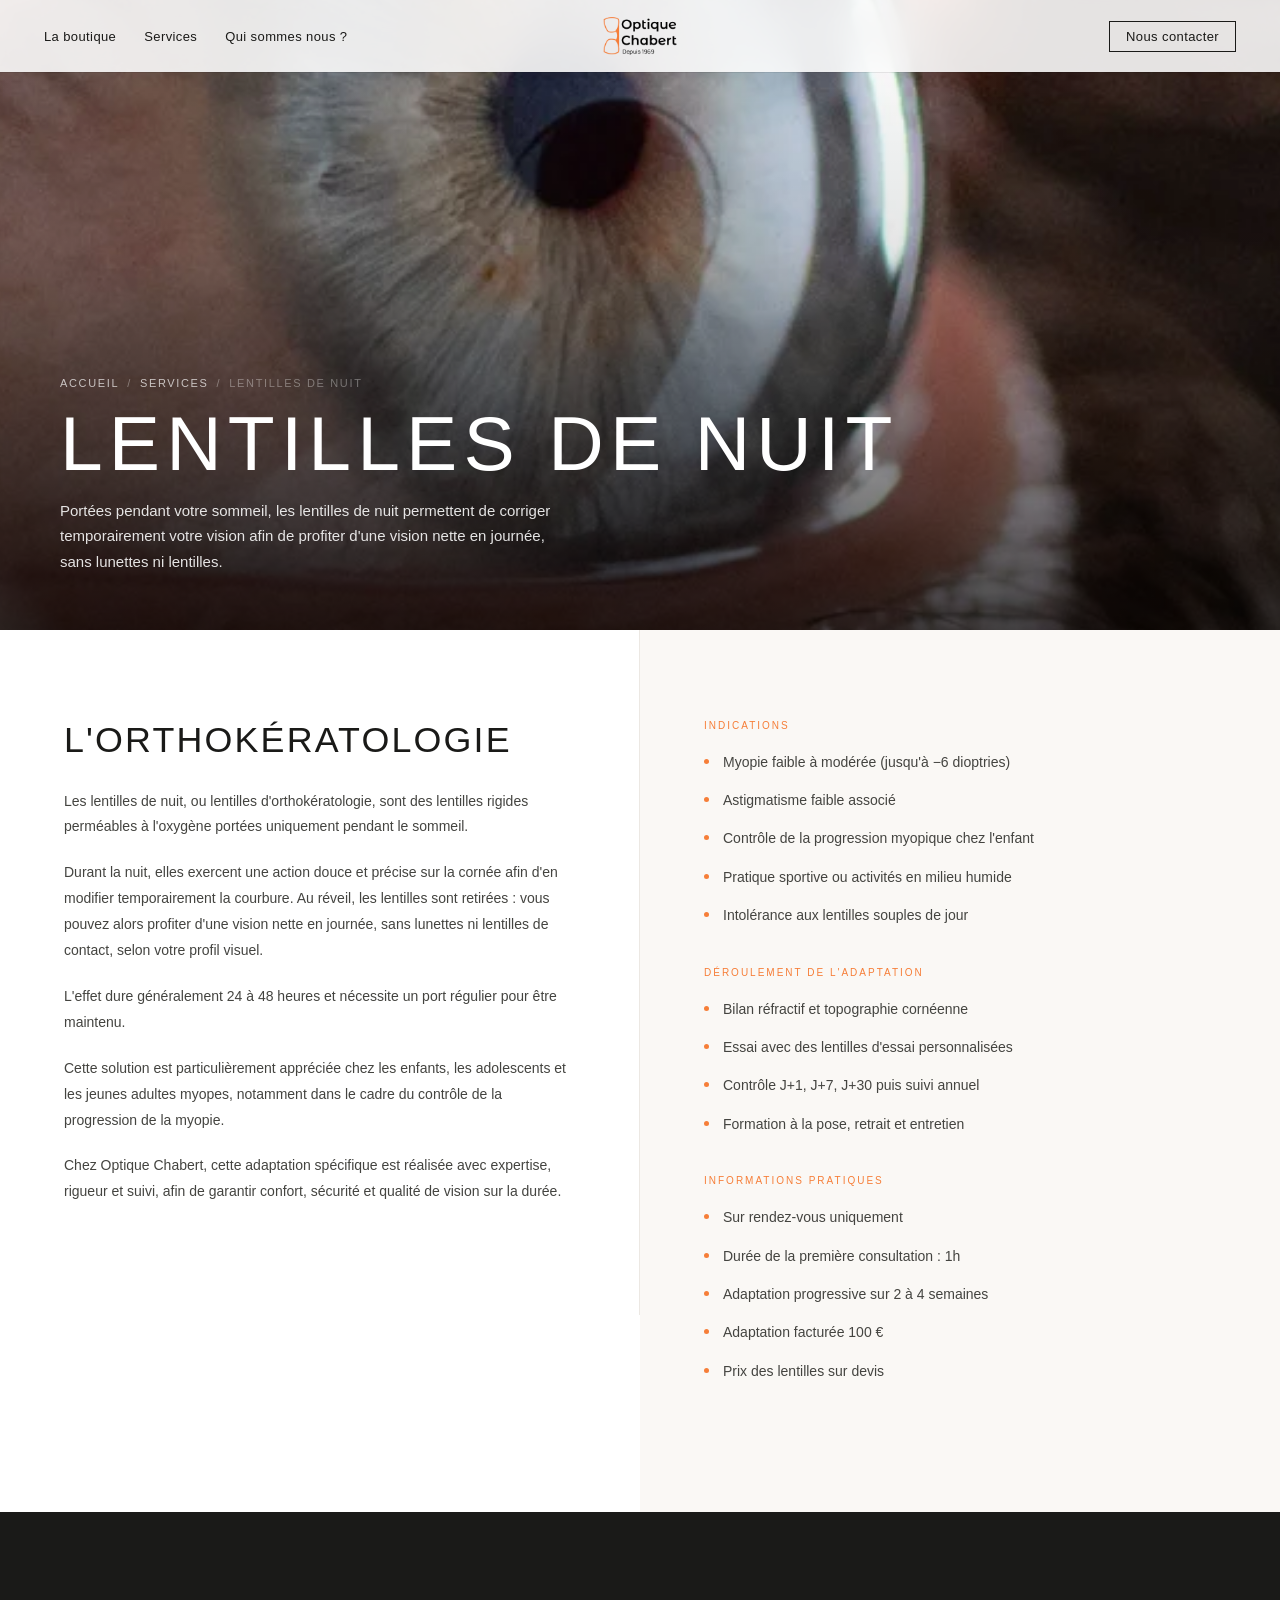
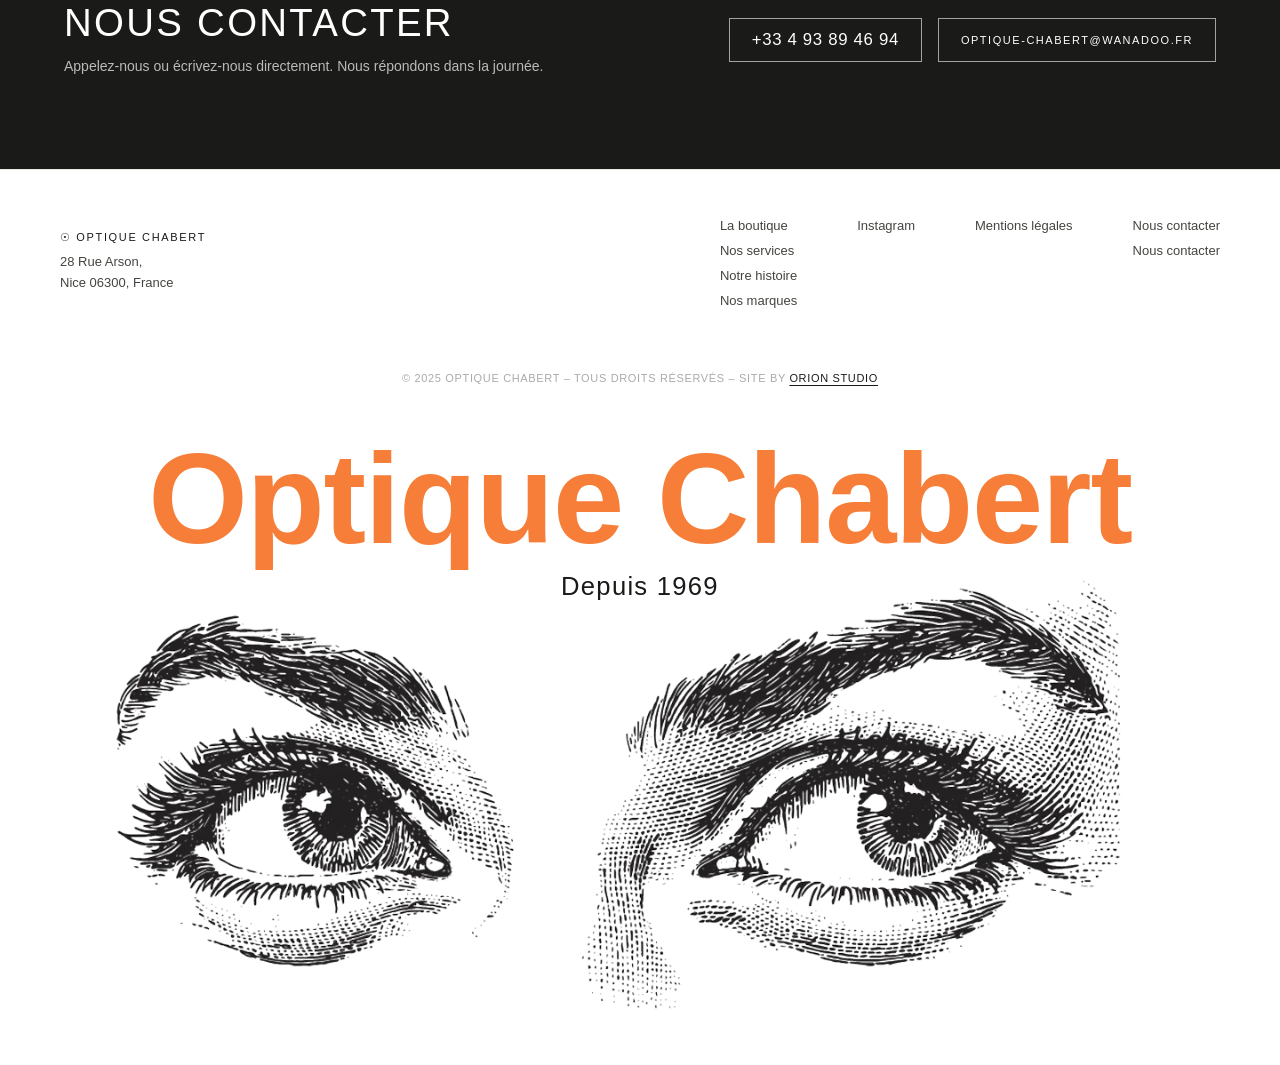
<file: services/lentilles-de-nuit.html>
<!DOCTYPE html>
<html lang="fr">
<head>
  <meta charset="UTF-8">
  <meta name="viewport" content="width=device-width, initial-scale=1.0">
  <title>Lentilles de nuit Nice — Orthokératologie — Optique Chabert</title>
  <meta name="description" content="Lentilles de nuit à Nice — Optique Chabert. Orthokératologie pour voir sans correction en journée. Idéal pour les myopes et le contrôle de la myopie chez l'enfant. Adaptation 100 €.">
  <meta name="robots" content="index, follow">
  <link rel="canonical" href="https://optique-chabert.com/services/lentilles-de-nuit.html">
  <meta property="og:type" content="website">
  <meta property="og:site_name" content="Optique Chabert">
  <meta property="og:locale" content="fr_FR">
  <meta property="og:title" content="Lentilles de nuit Nice — Orthokératologie — Optique Chabert">
  <meta property="og:description" content="Orthokératologie à Nice. Voir sans correction en journée. Idéal pour les myopes et le contrôle de la myopie chez l'enfant.">
  <meta property="og:url" content="https://optique-chabert.com/services/lentilles-de-nuit.html">
  <meta property="og:image" content="https://optique-chabert.com/assets/images/lentille-de-nuit.webp">
  <meta name="twitter:card" content="summary_large_image">
  <meta name="twitter:title" content="Lentilles de nuit Nice — Orthokératologie — Optique Chabert">
  <meta name="twitter:description" content="Orthokératologie à Nice. Voir sans correction en journée grâce aux lentilles portées pendant le sommeil.">
  <meta name="twitter:image" content="https://optique-chabert.com/assets/images/lentille-de-nuit.webp">
  <script type="application/ld+json">
  {"@context":"https://schema.org","@type":"BreadcrumbList","itemListElement":[{"@type":"ListItem","position":1,"name":"Accueil","item":"https://optique-chabert.com/"},{"@type":"ListItem","position":2,"name":"Services","item":"https://optique-chabert.com/#services"},{"@type":"ListItem","position":3,"name":"Lentilles de nuit","item":"https://optique-chabert.com/services/lentilles-de-nuit.html"}]}
  </script>
  <script type="application/ld+json">
  {"@context":"https://schema.org","@type":"Service","name":"Lentilles de nuit (orthokératologie)","description":"Adaptation de lentilles de nuit à Nice. Orthokératologie pour corriger la myopie pendant le sommeil et voir sans correction en journée. Contrôle de la progression myopique chez l'enfant.","provider":{"@type":"Optician","name":"Optique Chabert","url":"https://optique-chabert.com"},"areaServed":{"@type":"City","name":"Nice"},"offers":{"@type":"Offer","price":"100","priceCurrency":"EUR"}}
  </script>
  <link rel="icon" type="image/png" sizes="32x32" href="../assets/images/favicon-32.png">
  <link rel="icon" type="image/png" sizes="512x512" href="../assets/images/favicon-512.png">
  <link rel="apple-touch-icon" href="../assets/images/favicon-apple.png">
  <link rel="stylesheet" href="../assets/css/styles.css">
</head>
<body>

  <!-- ── HEADER ──────────────────────────────────────────────── -->
  <header id="site-header" class="scrolled">

    <nav class="nav nav--left">
      <a href="../#boutique">La boutique</a>
      <span class="nav-services-trigger" role="button" tabindex="0">Services</span>
      <a href="../#histoire">Qui sommes nous ?</a>
    </nav>

    <a href="../" class="header-logo" aria-label="Optique Chabert — accueil">
      <picture>
        <source srcset="../assets/images/logo-header.webp" type="image/webp">
        <img src="../assets/images/logo-header.png" alt="Optique Chabert">
      </picture>
    </a>

    <nav class="nav nav--right">
      <a href="#rdv" class="nav-rdv">Nous contacter</a>
    </nav>

    <button class="burger" id="burger-btn" aria-label="Ouvrir le menu" aria-expanded="false">
      <span></span><span></span><span></span>
    </button>

    <!-- Mega menu Services (desktop) -->
    <div class="mega-menu" id="mega-menu">
      <a href="examen-de-vue.html" class="mega-card">
        <div class="mega-card-img" style="background-image:url('../assets/images/sante-visuelle.webp')"></div>
        <div class="mega-card-body">
          <h4>Examen de vue</h4>
          <p>Évaluation complète de votre vision</p>
        </div>
      </a>
      <a href="lentilles-de-contact.html" class="mega-card">
        <div class="mega-card-img" style="background-image:url('../assets/images/notre-histoire.webp')"></div>
        <div class="mega-card-body">
          <h4>Lentilles de contact</h4>
          <p>Adaptation et suivi personnalisés</p>
        </div>
      </a>
      <a href="lentilles-de-nuit.html" class="mega-card">
        <div class="mega-card-img" style="background-image:url('../assets/images/lentille-de-nuit.webp')"></div>
        <div class="mega-card-body">
          <h4>Lentilles de nuit</h4>
          <p>Voir sans correction en journée</p>
        </div>
      </a>
      <a href="basse-vision.html" class="mega-card">
        <div class="mega-card-img" style="background-image:url('../assets/images/basse-vision.webp')"></div>
        <div class="mega-card-body">
          <h4>Basse vision</h4>
          <p>Solutions pour les déficiences visuelles</p>
        </div>
      </a>
      <a href="vision-de-l-enfant.html" class="mega-card">
        <div class="mega-card-img" style="background-image:url('../assets/images/montures_solaires.webp')"></div>
        <div class="mega-card-body">
          <h4>Vision de l'enfant</h4>
          <p>Suivi et équipement adaptés à chaque âge</p>
        </div>
      </a>
    </div>

  </header>

  <!-- Nav mobile -->
  <div class="mobile-nav" id="mobile-nav" aria-hidden="true">
    <nav class="mobile-nav-main">
      <a href="../#boutique">La boutique</a>

      <div class="mobile-nav-group">
        <span class="mobile-nav-label">Services</span>
        <div class="mobile-nav-sub">
          <a href="examen-de-vue.html">Examen de vue</a>
          <a href="lentilles-de-contact.html">Lentilles de contact</a>
          <a href="lentilles-de-nuit.html">Lentilles de nuit</a>
          <a href="basse-vision.html">Basse vision</a>
          <a href="vision-de-l-enfant.html">Vision de l'enfant</a>
        </div>
      </div>

      <a href="../nos-marques.html">Nos marques</a>
      <a href="../#histoire">Qui sommes nous ?</a>
    </nav>
    <a href="#rdv" class="mobile-nav-rdv">Nous contacter</a>
  </div>

  <!-- ── HERO ────────────────────────────────────────────────── -->
  <section class="service-hero">
    <div class="service-hero-bg" style="background-image: url('../assets/images/lentille-de-nuit.webp');"></div>
    <div class="service-hero-overlay"></div>
    <div class="service-hero-content reveal">
      <div class="service-hero-breadcrumb">
        <a href="../">Accueil</a>
        <span>/</span>
        <a href="../#services">Services</a>
        <span>/</span>
        <span>Lentilles de nuit</span>
      </div>
      <h1>Lentilles de nuit</h1>
      <p>Portées pendant votre sommeil, les lentilles de nuit permettent de corriger temporairement votre vision afin de profiter d'une vision nette en journée, sans lunettes ni lentilles.</p>
    </div>
  </section>

  <!-- ── CORPS ───────────────────────────────────────────────── -->
  <div class="service-body">

    <div class="service-body-left reveal">
      <h2>L'orthokératologie</h2>
      <p>
        Les lentilles de nuit, ou lentilles d'orthokératologie, sont des lentilles rigides perméables à l'oxygène portées uniquement pendant le sommeil.
      </p>
      <p>
        Durant la nuit, elles exercent une action douce et précise sur la cornée afin d'en modifier temporairement la courbure. Au réveil, les lentilles sont retirées : vous pouvez alors profiter d'une vision nette en journée, sans lunettes ni lentilles de contact, selon votre profil visuel.
      </p>
      <p>
        L'effet dure généralement 24 à 48 heures et nécessite un port régulier pour être maintenu.
      </p>
      <p>
        Cette solution est particulièrement appréciée chez les enfants, les adolescents et les jeunes adultes myopes, notamment dans le cadre du contrôle de la progression de la myopie.
      </p>
      <p>
        Chez Optique Chabert, cette adaptation spécifique est réalisée avec expertise, rigueur et suivi, afin de garantir confort, sécurité et qualité de vision sur la durée.
      </p>
    </div>

    <div class="service-body-right reveal reveal-d1">
      <span class="service-detail-label">Indications</span>
      <ul class="service-detail-list">
        <li>Myopie faible à modérée (jusqu'à −6 dioptries)</li>
        <li>Astigmatisme faible associé</li>
        <li>Contrôle de la progression myopique chez l'enfant</li>
        <li>Pratique sportive ou activités en milieu humide</li>
        <li>Intolérance aux lentilles souples de jour</li>
      </ul>

      <span class="service-detail-label">Déroulement de l'adaptation</span>
      <ul class="service-detail-list">
        <li>Bilan réfractif et topographie cornéenne</li>
        <li>Essai avec des lentilles d'essai personnalisées</li>
        <li>Contrôle J+1, J+7, J+30 puis suivi annuel</li>
        <li>Formation à la pose, retrait et entretien</li>
      </ul>

      <span class="service-detail-label">Informations pratiques</span>
      <ul class="service-detail-list">
        <li>Sur rendez-vous uniquement</li>
        <li>Durée de la première consultation : 1h</li>
        <li>Adaptation progressive sur 2 à 4 semaines</li>
        <li>Adaptation facturée 100 €</li>
        <li>Prix des lentilles sur devis</li>
      </ul>
    </div>

  </div>

  <!-- ── CTA RENDEZ-VOUS ─────────────────────────────────────── -->
  <div class="service-cta" id="rdv">
    <div>
      <h2>Nous contacter</h2>
      <p>Appelez-nous ou écrivez-nous directement. Nous répondons dans la journée.</p>
    </div>
    <div style="display:flex; gap:16px; flex-wrap:wrap;">
      <a href="tel:+33493894694" class="btn btn--white" style="font-size:1.05rem; letter-spacing:0.04em;">+33 4 93 89 46 94</a>
      <a href="mailto:optique-chabert@wanadoo.fr" class="btn btn--white">optique-chabert@wanadoo.fr</a>
    </div>
  </div>

  <!-- ── FOOTER ──────────────────────────────────────────────── -->
  <footer id="footer">

    <div class="footer-nav-bar">
      <div class="footer-left">
        <span class="footer-address-name">&#9737; Optique Chabert</span>
        <span class="footer-address-detail">28 Rue Arson,<br>Nice 06300, France</span>
      </div>

      <nav class="footer-cols">
        <div class="footer-col">
          <a href="../#boutique">La boutique</a>
          <a href="../#services">Nos services</a>
          <a href="../#histoire">Notre histoire</a>
          <a href="../nos-marques.html">Nos marques</a>
        </div>
        <div class="footer-col">
          <a href="https://www.instagram.com/optique.chabert" target="_blank" rel="noopener">Instagram</a>
        </div>
        <div class="footer-col">
          <a href="../mentions-legales.html">Mentions légales</a>
        </div>
        <div class="footer-col">
          <a href="../#contact">Nous contacter</a>
          <a href="#rdv" class="footer-rdv">Nous contacter</a>
        </div>
      </nav>
    </div>

    <div class="footer-copy">
      &copy; 2025 Optique Chabert &ndash; Tous droits réservés &ndash; Site by <a href="https://orion-studio.io" target="_blank" rel="noopener">Orion Studio</a>
    </div>

    <div class="footer-statement">
      <div class="footer-statement-text">
        <span class="footer-big-name">Optique Chabert</span>
        <span class="footer-big-since">Depuis 1969</span>
      </div>
    </div>

  </footer>

  <script src="../assets/js/script.js"></script>
</body>
</html>
</file>
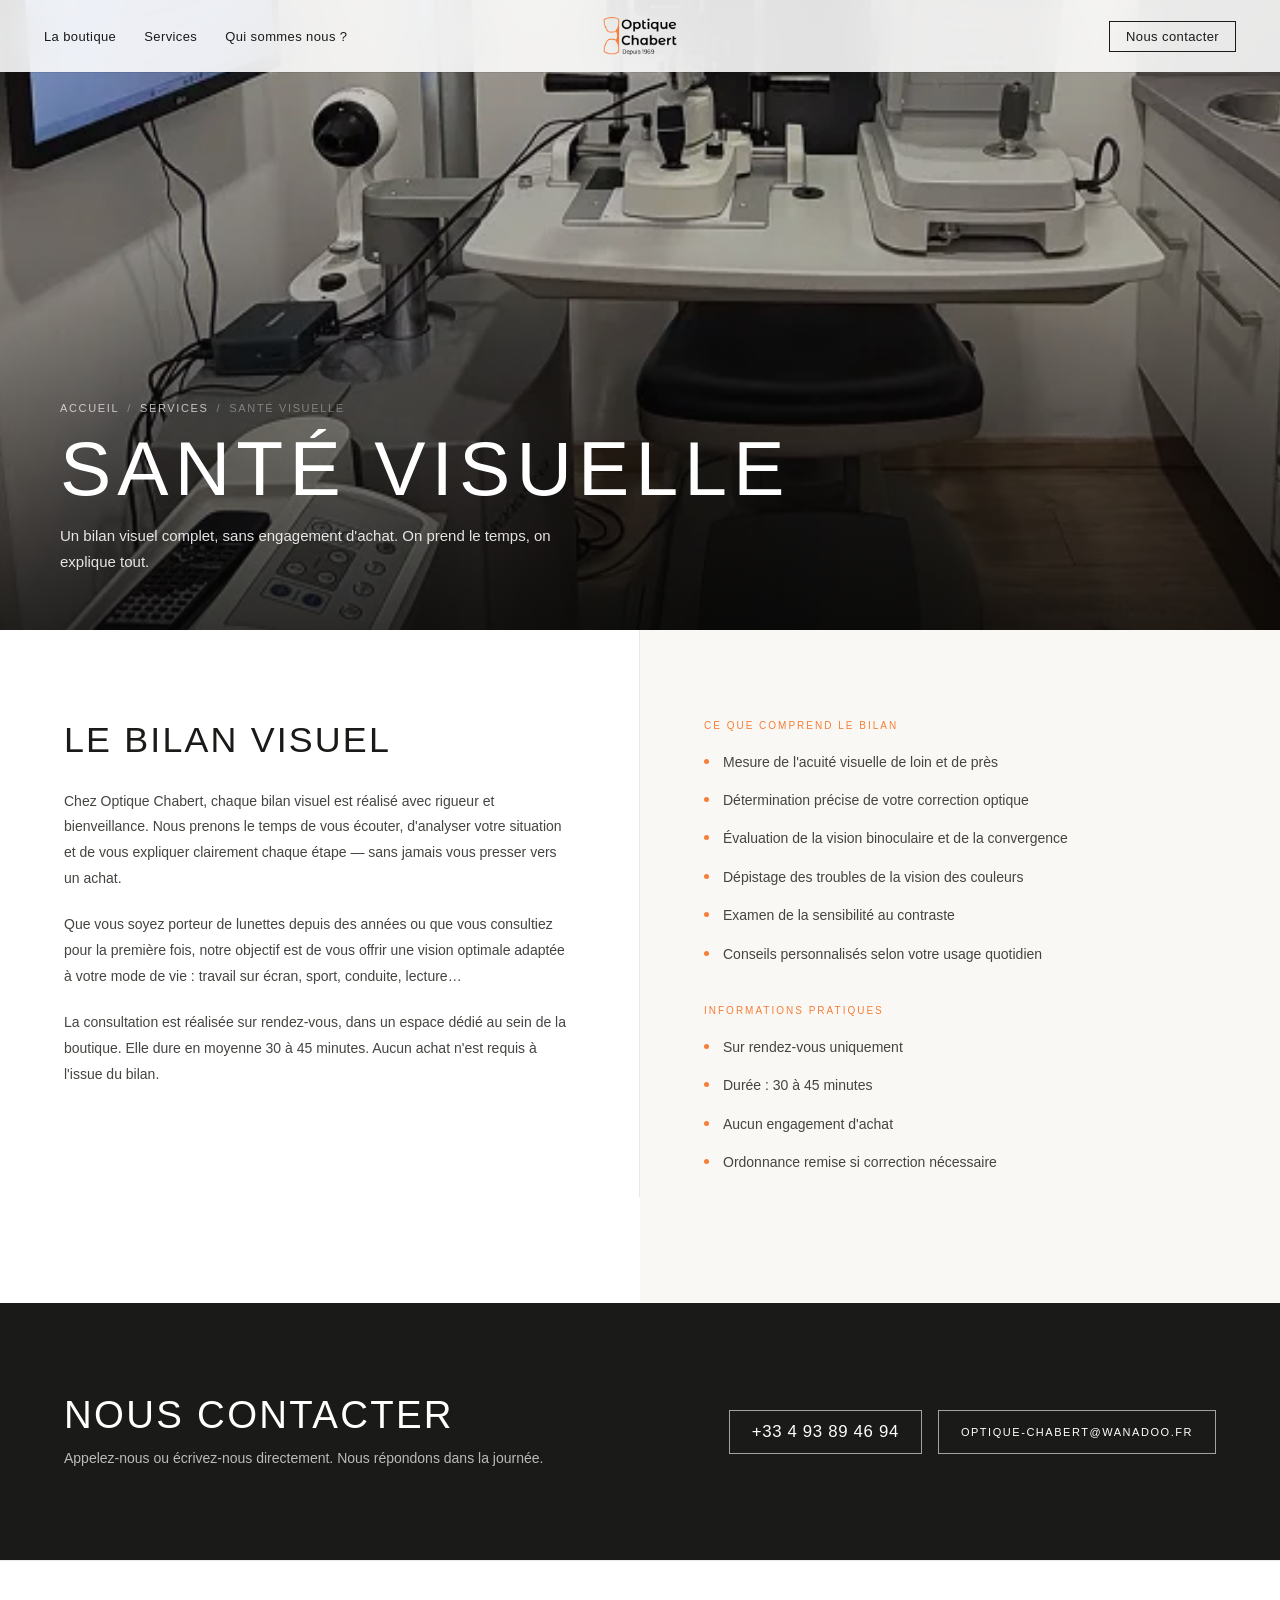
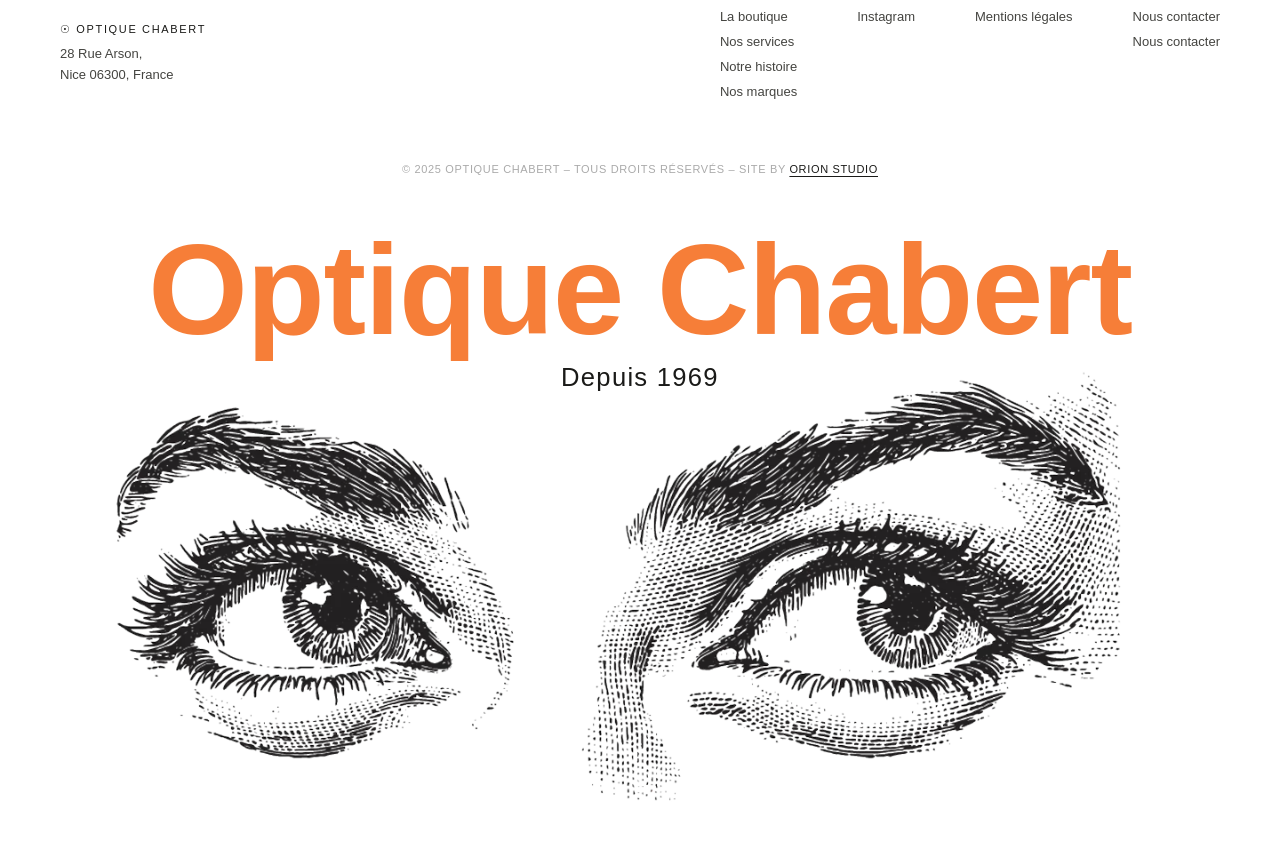
<file: services/sante-visuelle.html>
<!DOCTYPE html>
<html lang="fr">
<head>
  <meta charset="UTF-8">
  <meta name="viewport" content="width=device-width, initial-scale=1.0">
  <title>Santé visuelle à Nice — Optique Chabert</title>
  <meta name="description" content="Bilan visuel complet chez Optique Chabert à Nice. Examen de vue précis et bienveillant, sur rendez-vous. Aucun engagement d'achat à l'issue du bilan.">
  <meta name="robots" content="index, follow">
  <link rel="canonical" href="https://optique-chabert.com/services/sante-visuelle.html">
  <meta property="og:type" content="website">
  <meta property="og:site_name" content="Optique Chabert">
  <meta property="og:locale" content="fr_FR">
  <meta property="og:title" content="Santé visuelle à Nice — Optique Chabert">
  <meta property="og:description" content="Bilan visuel complet sur rendez-vous. Précis, bienveillant, sans engagement d'achat.">
  <meta property="og:url" content="https://optique-chabert.com/services/sante-visuelle.html">
  <meta property="og:image" content="https://optique-chabert.com/assets/images/sante-visuelle.webp">
  <meta name="twitter:card" content="summary_large_image">
  <meta name="twitter:title" content="Santé visuelle à Nice — Optique Chabert">
  <meta name="twitter:description" content="Bilan visuel complet sur rendez-vous. Précis, bienveillant, sans engagement d'achat.">
  <meta name="twitter:image" content="https://optique-chabert.com/assets/images/sante-visuelle.webp">
  <link rel="icon" type="image/png" sizes="32x32" href="../assets/images/favicon-32.png">
  <link rel="icon" type="image/png" sizes="512x512" href="../assets/images/favicon-512.png">
  <link rel="apple-touch-icon" href="../assets/images/favicon-apple.png">
  <link rel="stylesheet" href="../assets/css/styles.css">
</head>
<body>

  <!-- ── HEADER ──────────────────────────────────────────────── -->
  <header id="site-header" class="scrolled">

    <nav class="nav nav--left">
      <a href="../#boutique">La boutique</a>
      <span class="nav-services-trigger" role="button" tabindex="0">Services</span>
      <a href="../#histoire">Qui sommes nous ?</a>
    </nav>

    <a href="../" class="header-logo" aria-label="Optique Chabert — accueil">
      <img src="../assets/images/logo-header.png" alt="Optique Chabert">
    </a>

    <nav class="nav nav--right">
      <a href="#rdv" class="nav-rdv">Nous contacter</a>
    </nav>

    <button class="burger" id="burger-btn" aria-label="Ouvrir le menu" aria-expanded="false">
      <span></span><span></span><span></span>
    </button>

    <!-- Mega menu Services (desktop) -->
    <div class="mega-menu" id="mega-menu">
      <a href="examen-de-vue.html" class="mega-card">
        <div class="mega-card-img" style="background-image:url('../assets/images/sante-visuelle.webp')"></div>
        <div class="mega-card-body">
          <h4>Examen de vue</h4>
          <p>Évaluation complète de votre vision</p>
        </div>
      </a>
      <a href="lentilles-de-contact.html" class="mega-card">
        <div class="mega-card-img" style="background-image:url('../assets/images/notre-histoire.webp')"></div>
        <div class="mega-card-body">
          <h4>Lentilles de contact</h4>
          <p>Adaptation et suivi personnalisés</p>
        </div>
      </a>
      <a href="lentilles-de-nuit.html" class="mega-card">
        <div class="mega-card-img" style="background-image:url('../assets/images/lentille-de-nuit.webp')"></div>
        <div class="mega-card-body">
          <h4>Lentilles de nuit</h4>
          <p>Voir sans correction en journée</p>
        </div>
      </a>
      <a href="basse-vision.html" class="mega-card">
        <div class="mega-card-img" style="background-image:url('../assets/images/basse-vision.webp')"></div>
        <div class="mega-card-body">
          <h4>Basse vision</h4>
          <p>Solutions pour les déficiences visuelles</p>
        </div>
      </a>
      <a href="vision-de-l-enfant.html" class="mega-card">
        <div class="mega-card-img" style="background-image:url('../assets/images/montures_solaires.webp')"></div>
        <div class="mega-card-body">
          <h4>Vision de l'enfant</h4>
          <p>Suivi et équipement adaptés à chaque âge</p>
        </div>
      </a>
    </div>

  </header>

  <!-- Nav mobile (hors header pour éviter le clipping du backdrop-filter) -->
  <div class="mobile-nav" id="mobile-nav" aria-hidden="true">
    <nav class="mobile-nav-main">
      <a href="../#boutique">La boutique</a>

      <div class="mobile-nav-group">
        <span class="mobile-nav-label">Services</span>
        <div class="mobile-nav-sub">
          <a href="examen-de-vue.html">Examen de vue</a>
          <a href="lentilles-de-contact.html">Lentilles de contact</a>
          <a href="lentilles-de-nuit.html">Lentilles de nuit</a>
          <a href="basse-vision.html">Basse vision</a>
          <a href="vision-de-l-enfant.html">Vision de l'enfant</a>
        </div>
      </div>

      <a href="../nos-marques.html">Nos marques</a>
      <a href="../#histoire">Qui sommes nous ?</a>
    </nav>
    <a href="#rdv" class="mobile-nav-rdv">Nous contacter</a>
  </div>

  <!-- ── HERO ────────────────────────────────────────────────── -->
  <section class="service-hero">
    <div class="service-hero-bg" style="background-image: url('../assets/images/sante-visuelle.webp');"></div>
    <div class="service-hero-overlay"></div>
    <div class="service-hero-content reveal">
      <div class="service-hero-breadcrumb">
        <a href="../">Accueil</a>
        <span>/</span>
        <a href="../#services">Services</a>
        <span>/</span>
        <span>Santé visuelle</span>
      </div>
      <h1>Santé visuelle</h1>
      <p>Un bilan visuel complet, sans engagement d'achat. On prend le temps, on explique tout.</p>
    </div>
  </section>

  <!-- ── CORPS ───────────────────────────────────────────────── -->
  <div class="service-body">

    <div class="service-body-left reveal">
      <h2>Le bilan visuel</h2>
      <p>
        Chez Optique Chabert, chaque bilan visuel est réalisé avec rigueur et bienveillance.
        Nous prenons le temps de vous écouter, d'analyser votre situation et de vous expliquer
        clairement chaque étape — sans jamais vous presser vers un achat.
      </p>
      <p>
        Que vous soyez porteur de lunettes depuis des années ou que vous consultiez pour la
        première fois, notre objectif est de vous offrir une vision optimale adaptée à votre
        mode de vie : travail sur écran, sport, conduite, lecture…
      </p>
      <p>
        La consultation est réalisée sur rendez-vous, dans un espace dédié au sein de la boutique.
        Elle dure en moyenne 30 à 45 minutes. Aucun achat n'est requis à l'issue du bilan.
      </p>
    </div>

    <div class="service-body-right reveal reveal-d1">
      <span class="service-detail-label">Ce que comprend le bilan</span>
      <ul class="service-detail-list">
        <li>Mesure de l'acuité visuelle de loin et de près</li>
        <li>Détermination précise de votre correction optique</li>
        <li>Évaluation de la vision binoculaire et de la convergence</li>
        <li>Dépistage des troubles de la vision des couleurs</li>
        <li>Examen de la sensibilité au contraste</li>
        <li>Conseils personnalisés selon votre usage quotidien</li>
      </ul>

      <span class="service-detail-label">Informations pratiques</span>
      <ul class="service-detail-list">
        <li>Sur rendez-vous uniquement</li>
        <li>Durée : 30 à 45 minutes</li>
        <li>Aucun engagement d'achat</li>
        <li>Ordonnance remise si correction nécessaire</li>
      </ul>
    </div>

  </div>

  <!-- ── CTA RENDEZ-VOUS ─────────────────────────────────────── -->
  <div class="service-cta" id="rdv">
    <div>
      <h2>Nous contacter</h2>
      <p>Appelez-nous ou écrivez-nous directement. Nous répondons dans la journée.</p>
    </div>
    <div style="display:flex; gap:16px; flex-wrap:wrap;">
      <a href="tel:+33493894694" class="btn btn--white" style="font-size:1.05rem; letter-spacing:0.04em;">+33 4 93 89 46 94</a>
      <a href="mailto:optique-chabert@wanadoo.fr" class="btn btn--white">optique-chabert@wanadoo.fr</a>
    </div>
  </div>

  <!-- ── FOOTER ──────────────────────────────────────────────── -->
  <footer id="footer">

    <div class="footer-nav-bar">
      <div class="footer-left">
        <span class="footer-address-name">&#9737; Optique Chabert</span>
        <span class="footer-address-detail">28 Rue Arson,<br>Nice 06300, France</span>
      </div>

      <nav class="footer-cols">
        <div class="footer-col">
          <a href="../#boutique">La boutique</a>
          <a href="../#services">Nos services</a>
          <a href="../#histoire">Notre histoire</a>
          <a href="../nos-marques.html">Nos marques</a>
        </div>
        <div class="footer-col">
          <a href="https://www.instagram.com/optique.chabert" target="_blank" rel="noopener">Instagram</a>
        </div>
        <div class="footer-col">
          <a href="../mentions-legales.html">Mentions légales</a>
        </div>
        <div class="footer-col">
          <a href="../#contact">Nous contacter</a>
          <a href="#rdv" class="footer-rdv">Nous contacter</a>
        </div>
      </nav>
    </div>

    <div class="footer-copy">
      &copy; 2025 Optique Chabert &ndash; Tous droits réservés &ndash; Site by <a href="https://orion-studio.io" target="_blank" rel="noopener">Orion Studio</a>
    </div>

    <div class="footer-statement">
      <div class="footer-statement-text">
        <span class="footer-big-name">Optique Chabert</span>
        <span class="footer-big-since">Depuis 1969</span>
      </div>
    </div>

  </footer>

  <script src="../assets/js/script.js"></script>
</body>
</html>
</file>
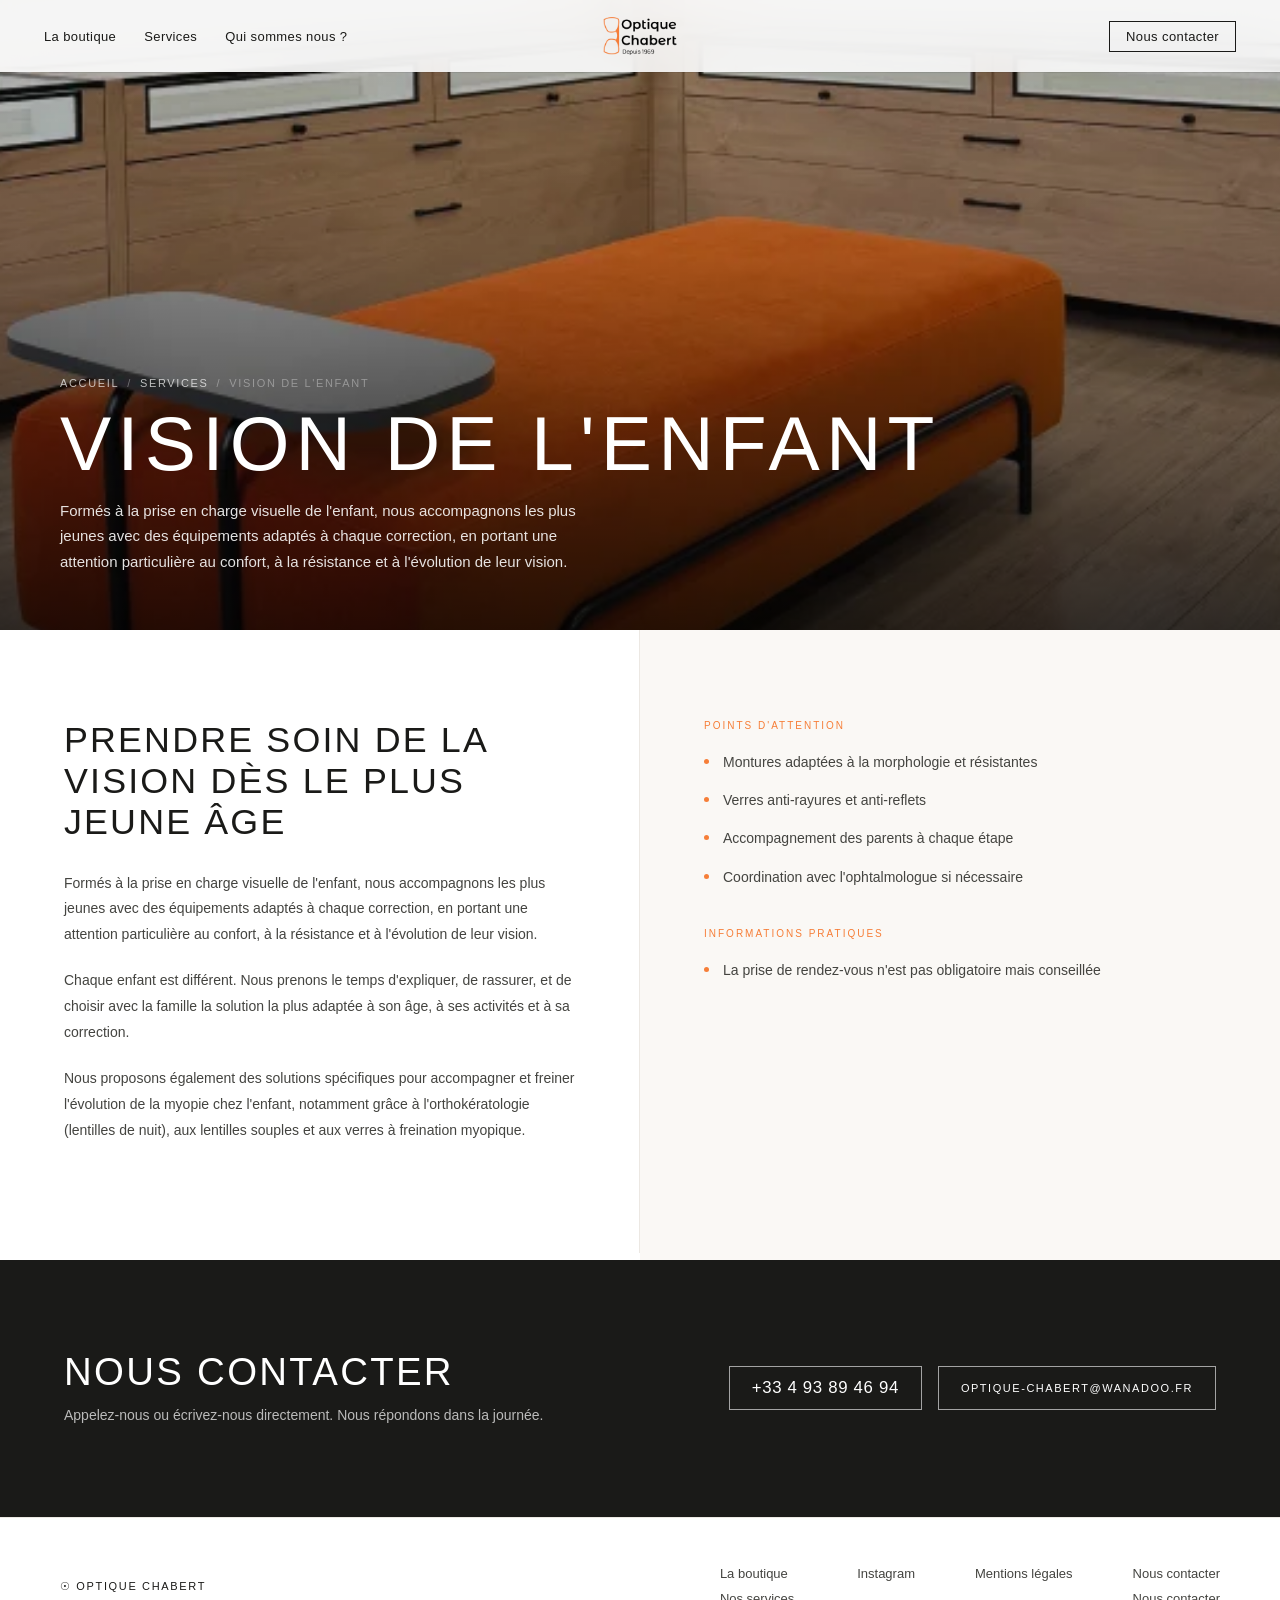
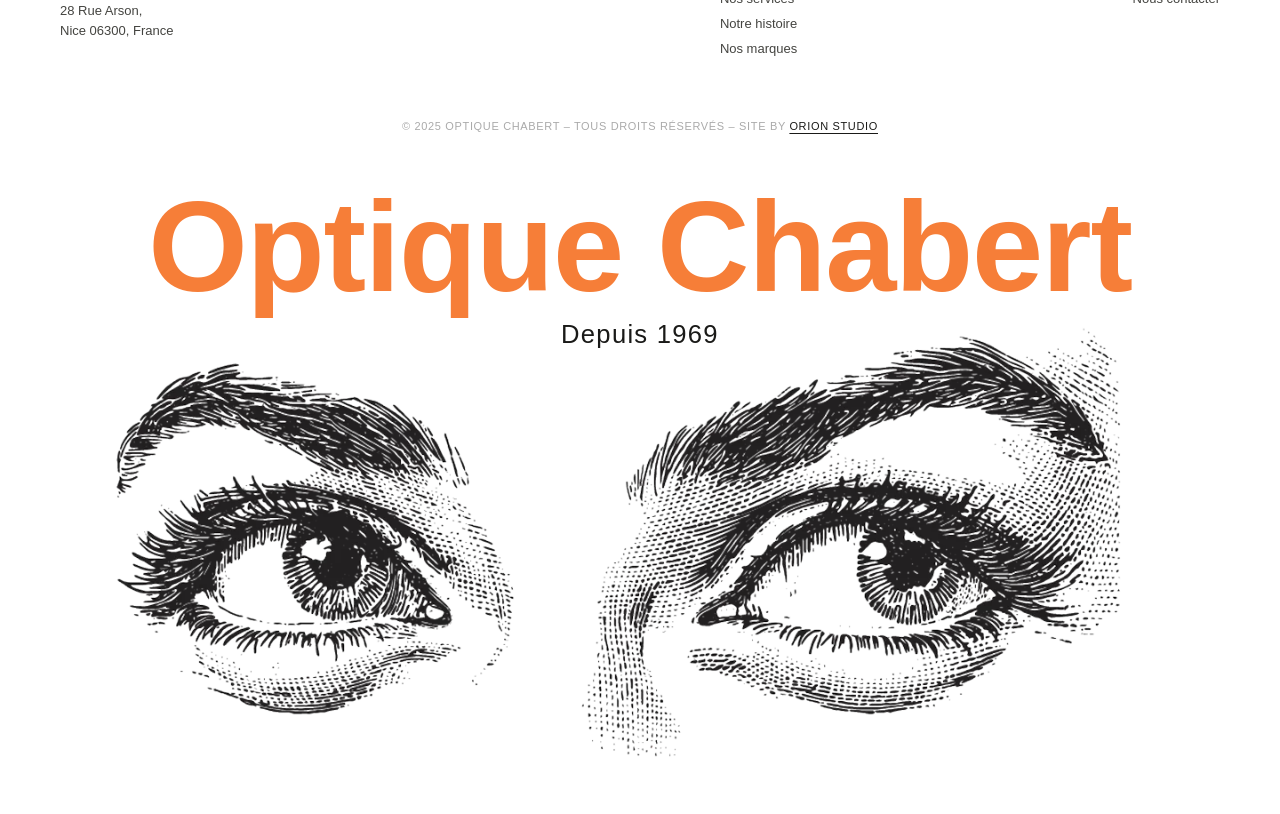
<file: services/vision-de-l-enfant.html>
<!DOCTYPE html>
<html lang="fr">
<head>
  <meta charset="UTF-8">
  <meta name="viewport" content="width=device-width, initial-scale=1.0">
  <title>Vision de l'enfant à Nice — Optique Chabert</title>
  <meta name="description" content="Optique pédiatrique à Nice — Optique Chabert. Équipements et suivi adaptés aux enfants myopes. Lentilles de nuit, lentilles souples et verres à freination myopique.">
  <meta name="robots" content="index, follow">
  <link rel="canonical" href="https://optique-chabert.com/services/vision-de-l-enfant.html">
  <meta property="og:type" content="website">
  <meta property="og:site_name" content="Optique Chabert">
  <meta property="og:locale" content="fr_FR">
  <meta property="og:title" content="Vision de l'enfant à Nice — Optique Chabert">
  <meta property="og:description" content="Équipements et suivi adaptés aux enfants myopes. Lentilles de nuit et verres à freination myopique.">
  <meta property="og:url" content="https://optique-chabert.com/services/vision-de-l-enfant.html">
  <meta property="og:image" content="https://optique-chabert.com/assets/images/montures_solaires.webp">
  <meta name="twitter:card" content="summary_large_image">
  <meta name="twitter:title" content="Vision de l'enfant à Nice — Optique Chabert">
  <meta name="twitter:description" content="Équipements et suivi adaptés aux enfants myopes. Lentilles de nuit et verres à freination myopique.">
  <meta name="twitter:image" content="https://optique-chabert.com/assets/images/montures_solaires.webp">
  <script type="application/ld+json">
  {"@context":"https://schema.org","@type":"BreadcrumbList","itemListElement":[{"@type":"ListItem","position":1,"name":"Accueil","item":"https://optique-chabert.com/"},{"@type":"ListItem","position":2,"name":"Services","item":"https://optique-chabert.com/#services"},{"@type":"ListItem","position":3,"name":"Vision de l'enfant","item":"https://optique-chabert.com/services/vision-de-l-enfant.html"}]}
  </script>
  <script type="application/ld+json">
  {"@context":"https://schema.org","@type":"Service","name":"Vision de l'enfant","description":"Suivi visuel et équipement optique pour enfants à Nice. Lentilles de nuit, souples et verres à freination myopique. Formation et accompagnement des parents.","provider":{"@type":"Optician","name":"Optique Chabert","url":"https://optique-chabert.com"},"areaServed":{"@type":"City","name":"Nice"}}
  </script>
  <link rel="icon" type="image/png" sizes="32x32" href="../assets/images/favicon-32.png">
  <link rel="icon" type="image/png" sizes="512x512" href="../assets/images/favicon-512.png">
  <link rel="apple-touch-icon" href="../assets/images/favicon-apple.png">
  <link rel="stylesheet" href="../assets/css/styles.css">
</head>
<body>

  <!-- ── HEADER ──────────────────────────────────────────────── -->
  <header id="site-header" class="scrolled">

    <nav class="nav nav--left">
      <a href="../#boutique">La boutique</a>
      <span class="nav-services-trigger" role="button" tabindex="0">Services</span>
      <a href="../#histoire">Qui sommes nous ?</a>
    </nav>

    <a href="../" class="header-logo" aria-label="Optique Chabert — accueil">
      <picture>
        <source srcset="../assets/images/logo-header.webp" type="image/webp">
        <img src="../assets/images/logo-header.png" alt="Optique Chabert">
      </picture>
    </a>

    <nav class="nav nav--right">
      <a href="#rdv" class="nav-rdv">Nous contacter</a>
    </nav>

    <button class="burger" id="burger-btn" aria-label="Ouvrir le menu" aria-expanded="false">
      <span></span><span></span><span></span>
    </button>

    <!-- Mega menu Services (desktop) -->
    <div class="mega-menu" id="mega-menu">
      <a href="examen-de-vue.html" class="mega-card">
        <div class="mega-card-img" style="background-image:url('../assets/images/sante-visuelle.webp')"></div>
        <div class="mega-card-body">
          <h4>Examen de vue</h4>
          <p>Évaluation complète de votre vision</p>
        </div>
      </a>
      <a href="lentilles-de-contact.html" class="mega-card">
        <div class="mega-card-img" style="background-image:url('../assets/images/notre-histoire.webp')"></div>
        <div class="mega-card-body">
          <h4>Lentilles de contact</h4>
          <p>Adaptation et suivi personnalisés</p>
        </div>
      </a>
      <a href="lentilles-de-nuit.html" class="mega-card">
        <div class="mega-card-img" style="background-image:url('../assets/images/lentille-de-nuit.webp')"></div>
        <div class="mega-card-body">
          <h4>Lentilles de nuit</h4>
          <p>Voir sans correction en journée</p>
        </div>
      </a>
      <a href="basse-vision.html" class="mega-card">
        <div class="mega-card-img" style="background-image:url('../assets/images/basse-vision.webp')"></div>
        <div class="mega-card-body">
          <h4>Basse vision</h4>
          <p>Solutions pour les déficiences visuelles</p>
        </div>
      </a>
      <a href="vision-de-l-enfant.html" class="mega-card">
        <div class="mega-card-img" style="background-image:url('../assets/images/montures_solaires.webp')"></div>
        <div class="mega-card-body">
          <h4>Vision de l'enfant</h4>
          <p>Suivi et équipement adaptés à chaque âge</p>
        </div>
      </a>
    </div>

  </header>

  <!-- Nav mobile -->
  <div class="mobile-nav" id="mobile-nav" aria-hidden="true">
    <nav class="mobile-nav-main">
      <a href="../#boutique">La boutique</a>

      <div class="mobile-nav-group">
        <span class="mobile-nav-label">Services</span>
        <div class="mobile-nav-sub">
          <a href="examen-de-vue.html">Examen de vue</a>
          <a href="lentilles-de-contact.html">Lentilles de contact</a>
          <a href="lentilles-de-nuit.html">Lentilles de nuit</a>
          <a href="basse-vision.html">Basse vision</a>
          <a href="vision-de-l-enfant.html">Vision de l'enfant</a>
        </div>
      </div>

      <a href="../nos-marques.html">Nos marques</a>
      <a href="../#histoire">Qui sommes nous ?</a>
    </nav>
    <a href="#rdv" class="mobile-nav-rdv">Nous contacter</a>
  </div>

  <!-- ── HERO ────────────────────────────────────────────────── -->
  <section class="service-hero">
    <div class="service-hero-bg" style="background-image: url('../assets/images/montures_solaires.webp');"></div>
    <div class="service-hero-overlay"></div>
    <div class="service-hero-content reveal">
      <div class="service-hero-breadcrumb">
        <a href="../">Accueil</a>
        <span>/</span>
        <a href="../#services">Services</a>
        <span>/</span>
        <span>Vision de l'enfant</span>
      </div>
      <h1>Vision de l'enfant</h1>
      <p>Formés à la prise en charge visuelle de l'enfant, nous accompagnons les plus jeunes avec des équipements adaptés à chaque correction, en portant une attention particulière au confort, à la résistance et à l'évolution de leur vision.</p>
    </div>
  </section>

  <!-- ── CORPS ───────────────────────────────────────────────── -->
  <div class="service-body">

    <div class="service-body-left reveal">
      <h2>Prendre soin de la vision dès le plus jeune âge</h2>
      <p>
        Formés à la prise en charge visuelle de l'enfant, nous accompagnons les plus jeunes avec des équipements adaptés à chaque correction, en portant une attention particulière au confort, à la résistance et à l'évolution de leur vision.
      </p>
      <p>
        Chaque enfant est différent. Nous prenons le temps d'expliquer, de rassurer, et de choisir avec la famille la solution la plus adaptée à son âge, à ses activités et à sa correction.
      </p>
      <p>
        Nous proposons également des solutions spécifiques pour accompagner et freiner l'évolution de la myopie chez l'enfant, notamment grâce à l'orthokératologie (lentilles de nuit), aux lentilles souples et aux verres à freination myopique.
      </p>
    </div>

    <div class="service-body-right reveal reveal-d1">
      <span class="service-detail-label">Points d'attention</span>
      <ul class="service-detail-list">
        <li>Montures adaptées à la morphologie et résistantes</li>
        <li>Verres anti-rayures et anti-reflets</li>
        <li>Accompagnement des parents à chaque étape</li>
        <li>Coordination avec l'ophtalmologue si nécessaire</li>
      </ul>

      <span class="service-detail-label">Informations pratiques</span>
      <ul class="service-detail-list">
        <li>La prise de rendez-vous n'est pas obligatoire mais conseillée</li>
      </ul>
    </div>

  </div>

  <!-- ── CTA RENDEZ-VOUS ─────────────────────────────────────── -->
  <div class="service-cta" id="rdv">
    <div>
      <h2>Nous contacter</h2>
      <p>Appelez-nous ou écrivez-nous directement. Nous répondons dans la journée.</p>
    </div>
    <div style="display:flex; gap:16px; flex-wrap:wrap;">
      <a href="tel:+33493894694" class="btn btn--white" style="font-size:1.05rem; letter-spacing:0.04em;">+33 4 93 89 46 94</a>
      <a href="mailto:optique-chabert@wanadoo.fr" class="btn btn--white">optique-chabert@wanadoo.fr</a>
    </div>
  </div>

  <!-- ── FOOTER ──────────────────────────────────────────────── -->
  <footer id="footer">

    <div class="footer-nav-bar">
      <div class="footer-left">
        <span class="footer-address-name">&#9737; Optique Chabert</span>
        <span class="footer-address-detail">28 Rue Arson,<br>Nice 06300, France</span>
      </div>

      <nav class="footer-cols">
        <div class="footer-col">
          <a href="../#boutique">La boutique</a>
          <a href="../#services">Nos services</a>
          <a href="../#histoire">Notre histoire</a>
          <a href="../nos-marques.html">Nos marques</a>
        </div>
        <div class="footer-col">
          <a href="https://www.instagram.com/optique.chabert" target="_blank" rel="noopener">Instagram</a>
        </div>
        <div class="footer-col">
          <a href="../mentions-legales.html">Mentions légales</a>
        </div>
        <div class="footer-col">
          <a href="../#contact">Nous contacter</a>
          <a href="#rdv" class="footer-rdv">Nous contacter</a>
        </div>
      </nav>
    </div>

    <div class="footer-copy">
      &copy; 2025 Optique Chabert &ndash; Tous droits réservés &ndash; Site by <a href="https://orion-studio.io" target="_blank" rel="noopener">Orion Studio</a>
    </div>

    <div class="footer-statement">
      <div class="footer-statement-text">
        <span class="footer-big-name">Optique Chabert</span>
        <span class="footer-big-since">Depuis 1969</span>
      </div>
    </div>

  </footer>

  <script src="../assets/js/script.js"></script>
</body>
</html>
</file>
<file: assets/css/styles.css>
/* ── VARIABLES & RESET ─────────────────────────────────────── */
:root {
  --accent:      #F67E38;
  --dark:        #1a1a18;
  --mid:         #444440;
  --light:       #f5f0eb;
  --header-h:    72px;
  --serif:       Helvetica Neue, Helvetica, Arial, sans-serif;
  --sans:        Helvetica Neue, Helvetica, Arial, sans-serif;
}

*, *::before, *::after { box-sizing: border-box; margin: 0; padding: 0; }

html { scroll-behavior: smooth; }

body {
  font-family: var(--sans);
  color: var(--dark);
  background: #fff;
  overflow-x: hidden;
}

a { text-decoration: none; color: inherit; }
ol, ul { list-style: none; }
img { display: block; max-width: 100%; }


/* ── BOUTONS ───────────────────────────────────────────────── */
.btn {
  display: inline-flex;
  align-items: center;
  justify-content: center;
  border: 1px solid currentColor;
  padding: 11px 22px;
  font-family: var(--sans);
  font-size: 11px;
  font-weight: 500;
  letter-spacing: 0.14em;
  text-transform: uppercase;
  transition: background 0.25s ease, color 0.25s ease;
  cursor: pointer;
}

.btn:hover { background: currentColor; }
/* hero button hover : text devient sombre */
.hero-content .btn:hover { color: var(--dark); }

.btn--sm {
  padding: 9px 18px;
  font-size: 10px;
}


/* ── HEADER ────────────────────────────────────────────────── */
#site-header {
  position: fixed;
  inset: 0 0 auto 0;
  height: var(--header-h);
  display: flex;
  align-items: center;
  justify-content: space-between;
  padding: 0 44px;
  z-index: 300;
  transition:
    background  0.45s ease,
    backdrop-filter 0.45s ease,
    -webkit-backdrop-filter 0.45s ease,
    box-shadow  0.45s ease;
}

#site-header.scrolled {
  background: rgba(255, 255, 255, 0.88);
  backdrop-filter: blur(24px);
  -webkit-backdrop-filter: blur(24px);
  box-shadow: 0 1px 0 rgba(0,0,0,0.08);
}

/* Navigation */
.nav {
  display: flex;
  align-items: center;
  gap: 28px;
}

.nav a,
.nav-services-trigger {
  font-size: 13px;
  font-weight: 400;
  letter-spacing: 0.03em;
  color: rgba(255,255,255,0.92);
  transition: color 0.3s ease, opacity 0.3s ease;
  white-space: nowrap;
  cursor: pointer;
  user-select: none;
}

.nav a:hover,
.nav-services-trigger:hover { opacity: 0.7; }

#site-header.scrolled .nav a,
#site-header.scrolled .nav-services-trigger { color: var(--dark); }

.nav-rdv {
  border: 1px solid rgba(255,255,255,0.6);
  padding: 7px 16px;
  font-size: 12px;
  font-weight: 500;
  letter-spacing: 0.08em;
  transition: background 0.25s, border-color 0.3s, color 0.3s !important;
}

.nav-rdv:hover {
  background: rgba(255,255,255,0.15);
  opacity: 1 !important;
}

#site-header.scrolled .nav-rdv {
  border-color: var(--dark);
  color: var(--dark);
}

#site-header.scrolled .nav-rdv:hover {
  background: var(--dark);
  color: #fff;
  border-color: var(--dark);
}

/* Logo dans le header — caché au départ, glisse à l'apparition */
.header-logo {
  position: absolute;
  left: 50%;
  transform: translateX(-50%);
  opacity: 0;
  transition: opacity 0.35s ease;
  pointer-events: none;
}

.header-logo img {
  height: 38px;
}

#site-header.scrolled .header-logo {
  opacity: 1;
  pointer-events: auto;
}


/* ── HERO ──────────────────────────────────────────────────── */
#hero {
  position: relative;
  height: 100vh;
  display: flex;
  align-items: flex-end;
  overflow: hidden;
}

.hero-bg {
  position: absolute;
  inset: 0;
  width: 100%;
  height: 100%;
  object-fit: cover;
  object-position: center;
  transform: scale(1.04); /* léger zoom pour parallaxe JS */
  transform-origin: center;
  transition: transform 0.05s linear;
}

.hero-overlay {
  position: absolute;
  inset: 0;
  background: linear-gradient(
    to bottom,
    rgba(0,0,0,0.3) 0%,
    rgba(0,0,0,0.15) 35%,
    rgba(0,0,0,0.72) 100%
  );
}

/* Grand logo centré — disparaît au scroll */
.hero-logo {
  position: absolute;
  top: 50%;
  left: 50%;
  transform: translate(-50%, -50%);
  pointer-events: none;
  transition: opacity 0.1s linear;
  z-index: 2;
}

.hero-logo img {
  width: clamp(200px, 22vw, 320px);
  filter: brightness(0) invert(1); /* blanc */
}

/* Texte bas gauche */
.hero-content {
  position: relative;
  z-index: 2;
  padding: 0 60px 64px;
  color: white;
  max-width: 680px;
}

.hero-content h1 {
  font-family: var(--sans);
  font-size: clamp(36px, 5.5vw, 68px);
  font-weight: 400;
  letter-spacing: 0.12em;
  text-transform: uppercase;
  margin-bottom: 18px;
  line-height: 1;
}

.hero-content p {
  font-size: 15px;
  line-height: 1.75;
  opacity: 0.88;
  margin-bottom: 32px;
  font-weight: 300;
}

.hero-content em {
  font-style: italic;
  font-family: var(--serif);
  font-size: 15px;
  letter-spacing: 0.02em;
}

.hero-content .btn {
  color: white;
  border-color: rgba(255,255,255,0.25);
  background: rgba(255,255,255,0.12);
  backdrop-filter: blur(10px);
  -webkit-backdrop-filter: blur(10px);
}

.hero-content .btn:hover {
  background: rgba(255,255,255,0.9);
  color: var(--dark);
  border-color: transparent;
}


/* ── SERVICES — SCROLL HORIZONTAL ─────────────────────────── */
/*
  Hauteur totale du wrapper = 100vh (zone sticky) + overflow horizontal
  → 5 cartes × 50vw = 250vw au total ; visible au départ : 100vw (2 cartes)
  → distance à parcourir : 150vw + 16px (4 gaps × 4px)
  Le scroll vertical pilote la translation horizontale, ratio ≈ 1:1
*/
#services-wrapper {
  position: relative;
  margin-top: 4px;
  height: calc(100vh - var(--header-h) + 150vw + 16px);
}

#services-sticky {
  position: sticky;
  top: var(--header-h);
  height: calc(100vh - var(--header-h));
  overflow: hidden;
  display: flex;
  align-items: stretch;
}

#services-track {
  display: flex;
  gap: 4px;
  will-change: transform;
}

.service-card {
  position: relative;
  flex-shrink: 0;
  width: 50vw;
  height: calc(100vh - var(--header-h));
  overflow: hidden;
}

/* Lien couvrant toute la carte */
.card-link {
  position: absolute;
  inset: 0;
  z-index: 1;
}

.service-bg {
  position: absolute;
  inset: 0;
  background-size: cover;
  background-position: center;
  transition: transform 0.6s ease;
}

.service-card:hover .service-bg {
  transform: scale(1.04);
}

.service-bg--1 { background-image: url('../images/sante-visuelle.webp'); }
.service-bg--2 { background-image: url('../images/notre-histoire.webp'); }
.service-bg--3 { background-image: url('../images/lentille-de-nuit.webp'); }
.service-bg--4 { background-image: url('../images/basse-vision.webp'); }
.service-bg--5 { background-image: url('../images/montures_solaires.webp'); }

/* Overlay au-dessus du lien carte */
.service-overlay {
  position: absolute;
  inset: 0;
  z-index: 2;
  display: flex;
  flex-direction: column;
  justify-content: flex-end;
  padding: 40px;
  background: linear-gradient(
    to top,
    rgba(0,0,0,0.78) 0%,
    rgba(0,0,0,0.35) 45%,
    transparent 100%
  );
  color: white;
}

.service-overlay h3 {
  font-family: var(--serif);
  font-size: clamp(24px, 2.8vw, 36px);
  font-weight: 400;
  letter-spacing: 0.02em;
  margin-bottom: 12px;
  line-height: 1.15;
}

.service-overlay p {
  font-size: 14px;
  line-height: 1.7;
  font-weight: 300;
  opacity: 0.88;
  margin-bottom: 24px;
  max-width: 380px;
}

.service-actions {
  display: flex;
  gap: 12px;
  flex-wrap: wrap;
}

.service-actions .btn {
  color: white;
  border-color: rgba(255,255,255,0.25);
  background: rgba(255,255,255,0.12);
  backdrop-filter: blur(10px);
  -webkit-backdrop-filter: blur(10px);
}

.service-actions .btn:hover {
  background: rgba(255,255,255,0.9);
  color: var(--dark);
  border-color: transparent;
}


/* ── MONTURES & SOLAIRES ────────────────────────────────────── */
#montures {
  display: grid;
  grid-template-columns: 1fr 1fr;
  height: calc(100vh - var(--header-h));
  margin-top: 4px;
  margin-bottom: 4px;
}

.montures-img {
  background-size: cover;
  background-position: center;
}

.montures-content {
  display: flex;
  flex-direction: column;
  justify-content: center;
  padding: 80px 72px;
  background: #faf8f5;
  overflow-y: auto;
}

.montures-content h2 {
  font-size: clamp(28px, 3vw, 42px);
  font-weight: 400;
  letter-spacing: 0.04em;
  text-transform: uppercase;
  color: var(--dark);
  margin-bottom: 28px;
}

.montures-content p {
  font-size: 16px;
  line-height: 1.75;
  color: #555;
  margin-bottom: 16px;
}

.montures-content .btn {
  align-self: flex-start;
  margin-top: 16px;
}


/* ── NOTRE HISTOIRE ────────────────────────────────────────── */
#histoire {
  display: grid;
  grid-template-columns: 1fr 1fr;
  margin-top: 4px;
  background: #fff;
}

/* Colonne gauche : image sticky */
.histoire-img-col {
  position: relative;
}

.histoire-img-wrap {
  position: sticky;
  top: var(--header-h);
  height: calc(100vh - var(--header-h));
  overflow: hidden;
}

.histoire-img {
  position: absolute;
  inset: 0;
  width: 100%;
  height: 100%;
  object-fit: cover;
  opacity: 0;
  transform: scale(1.04);
  transition: opacity 0.7s ease, transform 0.7s ease;
}

.histoire-img--active {
  opacity: 1;
  transform: scale(1);
}

/* Colonne droite : frise chronologique */
.histoire-content-col {
  display: flex;
  flex-direction: column;
}

.histoire-timeline {
  position: relative;
  padding-left: clamp(48px, 6vw, 80px);
}

/* Ligne verticale de la frise */
.histoire-timeline::before {
  content: '';
  position: absolute;
  left: calc(clamp(48px, 6vw, 80px) / 2);
  top: 8vh;
  bottom: 8vh;
  width: 1px;
  background: #e0dbd4;
}

/* Étape */
.histoire-step {
  position: relative;
  min-height: calc(100vh - var(--header-h));
  display: flex;
  align-items: center;
  gap: 32px;
  padding: 60px clamp(32px, 4vw, 64px) 60px 0;
  opacity: 0.3;
  transform: translateY(24px);
  transition: opacity 0.6s ease, transform 0.6s ease;
}

.histoire-step.active {
  opacity: 1;
  transform: translateY(0);
}

/* Indicateur point sur la frise */
.step-mark {
  position: absolute;
  left: calc(-1 * clamp(48px, 6vw, 80px));
  top: 50%;
  transform: translateY(-50%);
  width: clamp(48px, 6vw, 80px);
  display: flex;
  justify-content: center;
}

.step-dot {
  width: 11px;
  height: 11px;
  border-radius: 50%;
  border: 1.5px solid #ccc;
  background: #fff;
  transition: border-color 0.4s ease, background 0.4s ease, transform 0.4s ease;
  flex-shrink: 0;
}

.histoire-step.active .step-dot {
  border-color: var(--accent);
  background: var(--accent);
  transform: scale(1.3);
}

/* Contenu de l'étape */
.step-body {
  display: flex;
  flex-direction: column;
  gap: 0;
}

.histoire-step h2 {
  font-size: clamp(32px, 4.5vw, 60px);
  font-weight: 300;
  letter-spacing: 0.06em;
  text-transform: uppercase;
  line-height: 1;
  margin-bottom: 12px;
}

.histoire-address {
  font-size: 11px;
  font-weight: 500;
  letter-spacing: 0.2em;
  text-transform: uppercase;
  color: var(--mid);
  margin-bottom: 28px;
}

.histoire-intro {
  font-size: 15px;
  line-height: 1.85;
  color: var(--mid);
  font-weight: 300;
  max-width: 440px;
}

.histoire-year {
  display: block;
  font-size: clamp(48px, 7vw, 96px);
  font-weight: 200;
  letter-spacing: -0.01em;
  color: var(--dark);
  margin-bottom: 20px;
  line-height: 1;
}

.histoire-year--today { font-weight: 300; }

.step-body p {
  font-size: 15px;
  line-height: 1.8;
  color: var(--mid);
  font-weight: 300;
  max-width: 420px;
}


/* ── AVIS CLIENTS ──────────────────────────────────────────── */
#avis {
  padding: clamp(60px, 8vw, 120px) clamp(40px, 6vw, 80px);
  background: #faf8f5;
}

.avis-header {
  display: flex;
  align-items: center;
  justify-content: space-between;
  margin-bottom: 56px;
  flex-wrap: wrap;
  gap: 20px;
}

.avis-header h2 {
  font-size: clamp(24px, 3.5vw, 44px);
  font-weight: 400;
  letter-spacing: 0.04em;
  text-transform: uppercase;
}

.btn--dark {
  color: var(--dark);
  border-color: var(--dark);
}

.btn--dark:hover {
  background: var(--dark);
  color: #fff;
}

.avis-grid {
  display: grid;
  grid-template-columns: repeat(3, 1fr);
  gap: 24px;
}

.avis-card {
  background: #fff;
  padding: 36px 32px;
  display: flex;
  flex-direction: column;
  gap: 16px;
  border: 1px solid #ece8e3;
}

.avis-stars {
  color: var(--accent);
  font-size: 16px;
  letter-spacing: 2px;
}

.avis-card p {
  font-size: 15px;
  line-height: 1.75;
  color: var(--mid);
  font-weight: 300;
  font-style: italic;
  flex: 1;
}

.avis-author {
  font-size: 12px;
  font-weight: 500;
  letter-spacing: 0.1em;
  text-transform: uppercase;
  color: var(--dark);
}


/* ── NOUS CONTACTER ────────────────────────────────────────── */
#contact {
  display: grid;
  grid-template-columns: 1fr 1fr;
  min-height: calc(100vh - var(--header-h));
  background: #fff;
  border-top: 1px solid #ece8e3;
}

/* Colonne gauche */
.contact-info {
  padding: clamp(60px, 7vw, 100px) clamp(48px, 5vw, 80px);
  display: flex;
  flex-direction: column;
  justify-content: center;
  gap: 40px;
}

.contact-info h2 {
  font-size: clamp(28px, 3.5vw, 48px);
  font-weight: 400;
  letter-spacing: 0.06em;
  text-transform: uppercase;
  line-height: 1;
  margin-bottom: 8px;
}

.contact-block {
  display: flex;
  flex-direction: column;
  gap: 6px;
}

.contact-label {
  font-size: 10px;
  font-weight: 500;
  letter-spacing: 0.2em;
  text-transform: uppercase;
  color: var(--accent);
}

.contact-value {
  font-size: 14px;
  font-weight: 300;
  color: var(--dark);
  line-height: 1.6;
  transition: opacity 0.2s;
}

a.contact-value:hover { opacity: 0.6; }

.contact-maps-btn {
  margin-top: 10px;
  align-self: flex-start;
  color: var(--dark);
  border-color: var(--dark);
}

.contact-maps-btn:hover {
  background: var(--dark);
  color: #fff;
}

/* Horaires */
.contact-hours {
  display: flex;
  flex-direction: column;
  gap: 4px;
}

.hours-row {
  display: flex;
  justify-content: space-between;
  max-width: 280px;
  font-size: 13px;
  font-weight: 300;
  color: var(--mid);
  padding-bottom: 4px;
  border-bottom: 1px solid #ece8e3;
}

.hours-row:last-child { border-bottom: none; }

/* Instagram */
.contact-social {
  display: inline-flex;
  align-items: center;
  gap: 10px;
  color: var(--dark);
  font-size: 13px;
  font-weight: 400;
  transition: opacity 0.2s;
}

.contact-social:hover { opacity: 0.6; }

/* Colonne droite : carte */
.contact-map {
  position: relative;
  isolation: isolate;
}

.contact-map .leaflet-container {
  position: absolute;
  inset: 0;
  width: 100%;
  height: 100%;
}


/* ── ACCÈS TRANSPORT ───────────────────────────────────────── */

.acces-intro {
  font-size: 13px;
  font-weight: 300;
  color: var(--mid);
  line-height: 1.7;
  margin-bottom: 24px;
}

.acces-grid {
  display: flex;
  align-items: stretch;
  margin-bottom: 24px;
}

.acces-col {
  flex: 1;
  display: flex;
  flex-direction: column;
  align-items: center;
  text-align: center;
  padding: 16px 12px;
}

.acces-sep {
  width: 1px;
  background: #e0dbd5;
  margin: 4px 0;
  align-self: stretch;
}

.acces-svg {
  width: 40px;
  height: 40px;
  color: var(--dark);
  margin-bottom: 14px;
}

.acces-title {
  display: block;
  font-size: 10px;
  font-weight: 700;
  letter-spacing: 0.18em;
  text-transform: uppercase;
  color: var(--dark);
  margin-bottom: 8px;
}

.acces-desc {
  font-size: 12px;
  font-weight: 300;
  color: var(--mid);
  line-height: 1.65;
}

.acces-sub {
  font-size: 11px;
  opacity: 0.7;
}

.acces-dot {
  color: var(--accent);
  font-weight: 600;
}

.acces-maps-btn {
  display: flex;
  align-items: center;
  justify-content: space-between;
  width: 100%;
  padding: 14px 18px;
  border: 1px solid var(--dark);
  color: var(--dark);
  font-size: 10px;
  font-weight: 600;
  letter-spacing: 0.15em;
  text-transform: uppercase;
  transition: background 0.2s, color 0.2s;
  box-sizing: border-box;
}

.acces-maps-btn:hover {
  background: var(--dark);
  color: #fff;
}

/* ── BOUTON STICKY APPEL MOBILE ─────────────────────────────── */
.mobile-call-fab {
  display: none;
}

@media (max-width: 768px) {
  .mobile-call-fab {
    display: flex;
    align-items: center;
    justify-content: center;
    position: fixed;
    bottom: 24px;
    right: 20px;
    width: 56px;
    height: 56px;
    background: var(--accent);
    border-radius: 50%;
    box-shadow: 0 4px 20px rgba(0,0,0,0.22);
    z-index: 800;
    transition: transform 0.2s, box-shadow 0.2s;
  }
  .mobile-call-fab:active {
    transform: scale(0.93);
    box-shadow: 0 2px 10px rgba(0,0,0,0.18);
  }
  .mobile-call-fab svg {
    width: 24px;
    height: 24px;
    stroke: #fff;
  }
}


/* ── FOOTER ────────────────────────────────────────────────── */
#footer {
  background: #fff;
  color: var(--dark);
  border-top: 1px solid #ece8e3;
}

/* Bande navigation */
.footer-nav-bar {
  display: flex;
  align-items: center;
  gap: 40px;
  padding: 48px 60px;
}

.footer-left {
  display: flex;
  flex-direction: column;
  gap: 8px;
  flex-shrink: 0;
  min-width: 180px;
}

.footer-logo {
  height: 36px;
  width: auto;
  max-width: 180px;
  object-fit: contain;
  filter: brightness(0);
  margin-bottom: 4px;
}

.footer-address-name {
  font-size: 11px;
  font-weight: 500;
  letter-spacing: 0.15em;
  text-transform: uppercase;
  color: var(--dark);
}

.footer-address-detail {
  font-size: 13px;
  font-weight: 300;
  color: var(--mid);
  line-height: 1.6;
}

.footer-cols {
  display: flex;
  gap: 60px;
  flex: 1;
  justify-content: flex-end;
}

.footer-col {
  display: flex;
  flex-direction: column;
  gap: 10px;
}

.footer-col a {
  font-size: 13px;
  font-weight: 300;
  color: var(--mid);
  white-space: nowrap;
  transition: color 0.2s;
}

.footer-col a:hover { color: var(--dark); }

/* Copyright */
.footer-copy {
  padding: 16px 60px;
  font-size: 11px;
  letter-spacing: 0.06em;
  text-transform: uppercase;
  color: #aaa;
  text-align: center;
}

.footer-copy a {
  color: var(--dark);
  text-decoration: underline;
  text-underline-offset: 3px;
}

/* Grand bloc statement */
.footer-statement {
  position: relative;
  overflow: hidden;
  min-height: 52vw;
  display: flex;
  flex-direction: column;
  justify-content: flex-start;
  background-image: url('../images/footer.webp');
  background-size: 100% auto;
  background-position: center bottom;
  background-repeat: no-repeat;
}

.footer-statement-text {
  display: flex;
  flex-direction: column;
  align-items: center;
  padding: 3vw 20px 0;
  line-height: 1;
}

.footer-big-name {
  font-size: 10vw;
  font-weight: 700;
  letter-spacing: -0.01em;
  color: var(--accent);
  line-height: 0.95;
  text-align: center;
  white-space: nowrap;
}

.footer-big-since {
  font-size: clamp(14px, 2vw, 28px);
  font-weight: 300;
  color: var(--dark);
  letter-spacing: 0.05em;
  margin-top: 14px;
}


/* ── PAGE NOS MARQUES ──────────────────────────────────────── */
.marques-hero {
  position: relative;
  height: calc(100vh - var(--header-h));
  display: flex;
  align-items: flex-end;
  overflow: hidden;
}

.marques-hero-bg {
  position: absolute;
  inset: 0;
  background-size: cover;
  background-position: center;
  transform: scale(1.04);
}

.marques-hero-overlay {
  position: absolute;
  inset: 0;
  background: linear-gradient(
    to bottom,
    rgba(0,0,0,0.15) 0%,
    rgba(0,0,0,0.05) 40%,
    rgba(0,0,0,0.65) 100%
  );
}

.marques-hero-content {
  position: relative;
  z-index: 2;
  padding: 0 72px 64px;
  color: white;
}

.marques-hero-label {
  font-size: 11px;
  font-weight: 500;
  letter-spacing: 0.15em;
  text-transform: uppercase;
  opacity: 0.7;
  margin-bottom: 12px;
}

.marques-hero-content h1 {
  font-size: clamp(40px, 6vw, 80px);
  font-weight: 300;
  letter-spacing: 0.06em;
  text-transform: uppercase;
  margin-bottom: 20px;
  line-height: 1.1;
}

.marques-hero-content > p {
  font-size: 16px;
  line-height: 1.7;
  max-width: 560px;
  opacity: 0.88;
}

.marques-intro {
  max-width: 760px;
  margin: 80px auto;
  padding: 0 40px;
  text-align: center;
}

.marques-intro p {
  font-size: 16px;
  line-height: 1.85;
  color: #555;
}

.marques-grid-section {
  padding: 0 40px 100px;
  max-width: 1400px;
  margin: 0 auto;
}

.marques-category {
  margin-bottom: 80px;
}

.marques-category-title {
  font-size: 11px;
  font-weight: 600;
  letter-spacing: 0.14em;
  text-transform: uppercase;
  color: #aaa;
  margin-bottom: 32px;
  padding-bottom: 16px;
  border-bottom: 1px solid #ece8e3;
}

.marques-grid {
  display: grid;
  grid-template-columns: repeat(4, 1fr);
  gap: 4px;
}

.marque-card {
  background: #faf8f5;
  overflow: hidden;
}

.marque-card-img {
  height: 240px;
  background-size: cover;
  background-position: center;
  background-color: #ece8e3;
  transition: transform 0.5s ease;
}

.marque-card:hover .marque-card-img {
  transform: scale(1.04);
}

.marque-card-body {
  padding: 24px 28px 32px;
}

.marque-card-body h3 {
  font-size: 15px;
  font-weight: 500;
  letter-spacing: 0.04em;
  color: var(--dark);
  margin-bottom: 10px;
  text-transform: uppercase;
}

.marque-card-body p {
  font-size: 13px;
  line-height: 1.7;
  color: #777;
}

@media (max-width: 1100px) {
  .marques-grid { grid-template-columns: repeat(2, 1fr); }
}

@media (max-width: 768px) {
  .marques-hero-content { padding: 0 24px 48px; }
  .marques-intro { margin: 48px auto; padding: 0 24px; }
  .marques-grid-section { padding: 0 24px 64px; }
  .marques-grid { grid-template-columns: 1fr; }
  .marque-card-img { height: 200px; }
}


/* ── PAGES SERVICE ─────────────────────────────────────────── */

/* Hero court (60vh) réutilisé sur les pages service */
.service-hero {
  position: relative;
  height: 70vh;
  display: flex;
  align-items: flex-end;
  overflow: hidden;
}

.service-hero-bg {
  position: absolute;
  inset: 0;
  background-size: cover;
  background-position: center;
  transform: scale(1.04);
}

.service-hero-overlay {
  position: absolute;
  inset: 0;
  background: linear-gradient(to top, rgba(0,0,0,0.72) 0%, rgba(0,0,0,0.1) 60%, transparent 100%);
}

.service-hero-content {
  position: relative;
  z-index: 2;
  color: white;
  padding: 0 60px 56px;
}

.service-hero-breadcrumb {
  display: flex;
  align-items: center;
  gap: 8px;
  font-size: 11px;
  letter-spacing: 0.15em;
  text-transform: uppercase;
  opacity: 0.7;
  margin-bottom: 16px;
}

.service-hero-breadcrumb a { color: white; }
.service-hero-breadcrumb a:hover { opacity: 0.7; }
.service-hero-breadcrumb span { opacity: 0.5; }

.service-hero-content h1 {
  font-size: clamp(36px, 6vw, 80px);
  font-weight: 300;
  letter-spacing: 0.08em;
  text-transform: uppercase;
  line-height: 1;
  margin-bottom: 16px;
}

.service-hero-content p {
  font-size: 15px;
  font-weight: 300;
  opacity: 0.88;
  max-width: 520px;
  line-height: 1.7;
}

/* Corps de la page service */
.service-body {
  display: grid;
  grid-template-columns: 1fr 1fr;
  min-height: 70vh;
}

.service-body-left {
  padding: clamp(60px, 7vw, 100px) clamp(40px, 5vw, 80px);
  border-right: 1px solid #ece8e3;
  background: #fff;
  position: sticky;
  top: var(--header-h);
  align-self: start;
}

.service-body-left h2 {
  font-size: clamp(22px, 2.8vw, 36px);
  font-weight: 300;
  letter-spacing: 0.06em;
  text-transform: uppercase;
  margin-bottom: 28px;
}

.service-body-left p {
  font-size: 14px;
  line-height: 1.85;
  color: var(--mid);
  font-weight: 300;
  margin-bottom: 20px;
}

.service-body-right {
  padding: clamp(60px, 7vw, 100px) clamp(40px, 5vw, 80px);
  background: #faf8f5;
}

.service-detail-label {
  font-size: 10px;
  font-weight: 500;
  letter-spacing: 0.2em;
  text-transform: uppercase;
  color: var(--accent);
  margin-bottom: 20px;
  display: block;
}

.service-detail-list {
  display: flex;
  flex-direction: column;
  gap: 16px;
  margin-bottom: 40px;
}

.service-detail-list li {
  display: flex;
  align-items: flex-start;
  gap: 14px;
  font-size: 14px;
  line-height: 1.6;
  color: var(--mid);
  font-weight: 300;
}

.service-detail-list li::before {
  content: '';
  width: 5px;
  height: 5px;
  border-radius: 50%;
  background: var(--accent);
  flex-shrink: 0;
  margin-top: 8px;
}

/* CTA bloc */
.service-cta {
  padding: clamp(60px, 7vw, 100px) clamp(40px, 5vw, 80px);
  background: var(--dark);
  color: white;
  display: flex;
  align-items: center;
  justify-content: space-between;
  gap: 40px;
  flex-wrap: wrap;
}

.service-cta h2 {
  font-size: clamp(22px, 3vw, 42px);
  font-weight: 300;
  letter-spacing: 0.06em;
  text-transform: uppercase;
}

.service-cta p {
  font-size: 14px;
  font-weight: 300;
  opacity: 0.7;
  margin-top: 10px;
  max-width: 480px;
  line-height: 1.7;
}

.btn--white {
  color: white;
  border-color: rgba(255,255,255,0.6);
}

.btn--white:hover {
  background: white;
  color: var(--dark);
}


/* ══════════════════════════════════════════════════════════════
   MEGA MENU DESKTOP
══════════════════════════════════════════════════════════════ */
.mega-menu {
  position: absolute;
  top: var(--header-h);
  left: 0;
  right: 0;
  display: grid;
  grid-template-columns: repeat(5, 1fr);
  height: 340px;
  background: #fff;
  box-shadow: 0 24px 48px rgba(0,0,0,0.12);
  opacity: 0;
  pointer-events: none;
  transform: translateY(-6px);
  transition: opacity 0.25s ease, transform 0.25s ease;
  z-index: 99;
}

.mega-menu.visible {
  opacity: 1;
  pointer-events: auto;
  transform: translateY(0);
}

.mega-card {
  position: relative;
  overflow: hidden;
  display: block;
  border-right: 1px solid rgba(255,255,255,0.08);
}

.mega-card:last-child { border-right: none; }

.mega-card-img {
  position: absolute;
  inset: 0;
  background-size: cover;
  background-position: center;
  transition: transform 0.5s ease;
}

.mega-card:hover .mega-card-img { transform: scale(1.05); }

.mega-card-body {
  position: absolute;
  inset: 0;
  display: flex;
  flex-direction: column;
  justify-content: flex-end;
  padding: 28px 24px;
  background: linear-gradient(to top, rgba(0,0,0,0.72) 0%, transparent 60%);
  color: white;
}

.mega-card-body h4 {
  font-size: 13px;
  font-weight: 500;
  letter-spacing: 0.1em;
  text-transform: uppercase;
  margin-bottom: 4px;
}

.mega-card-body p {
  font-size: 12px;
  font-weight: 300;
  opacity: 0.75;
  line-height: 1.5;
}


/* ══════════════════════════════════════════════════════════════
   BURGER & MOBILE NAV
══════════════════════════════════════════════════════════════ */
.burger {
  display: none;
  flex-direction: column;
  justify-content: center;
  gap: 5px;
  background: none;
  border: none;
  cursor: pointer;
  padding: 6px;
  z-index: 300;
  flex-shrink: 0;
}

.burger span {
  display: block;
  width: 22px;
  height: 1.5px;
  background: white;
  transition: transform 0.35s ease, opacity 0.25s ease, background 0.3s;
}

#site-header.scrolled .burger span { background: var(--dark); }

.burger.open span:nth-child(1) { transform: translateY(6.5px) rotate(45deg); }
.burger.open span:nth-child(2) { opacity: 0; transform: scaleX(0); }
.burger.open span:nth-child(3) { transform: translateY(-6.5px) rotate(-45deg); }

/* Override burger color when nav is open (dark bg) */
.burger.open span { background: var(--dark) !important; }

/* Mobile nav overlay */
.mobile-nav {
  position: fixed;
  top: 0; right: 0; bottom: 0;
  width: 100%;
  background: #fff;
  z-index: 200;
  display: flex;
  flex-direction: column;
  padding: calc(var(--header-h) + 24px) 32px 48px;
  transform: translateX(100%);
  transition: transform 0.4s cubic-bezier(0.4, 0, 0.2, 1);
  overflow-y: auto;
  pointer-events: none;
}

.mobile-nav.open {
  transform: translateX(0);
  pointer-events: auto;
}

.mobile-nav-main {
  display: flex;
  flex-direction: column;
  flex: 1;
}

.mobile-nav-main > a {
  font-size: 15px;
  font-weight: 400;
  color: var(--dark);
  padding: 18px 0;
  border-bottom: 1px solid #f0ece8;
  letter-spacing: 0.01em;
  transition: color 0.2s;
}

.mobile-nav-main > a:hover { color: var(--accent); }

.mobile-nav-group {
  border-bottom: 1px solid #f0ece8;
  padding-bottom: 8px;
}

.mobile-nav-label {
  display: block;
  font-size: 10px;
  font-weight: 600;
  text-transform: uppercase;
  letter-spacing: 0.12em;
  color: #aaa;
  padding: 18px 0 10px;
}

.mobile-nav-sub {
  display: flex;
  flex-direction: column;
  padding-left: 12px;
  gap: 0;
}

.mobile-nav-sub a {
  font-size: 14px;
  color: #555;
  padding: 10px 0;
  border-bottom: none;
  transition: color 0.2s;
}

.mobile-nav-sub a:hover { color: var(--accent); }

.mobile-nav-rdv {
  display: block;
  margin-top: 32px;
  padding: 16px 24px;
  background: var(--accent);
  color: #fff;
  text-align: center;
  font-size: 13px;
  font-weight: 500;
  letter-spacing: 0.08em;
  text-transform: uppercase;
  flex-shrink: 0;
}


/* ══════════════════════════════════════════════════════════════
   RESPONSIVE — MOBILE (≤ 768px)
══════════════════════════════════════════════════════════════ */
@media (max-width: 768px) {

  /* ── Header ── */
  #site-header {
    padding: 0 20px;
    background: rgba(255,255,255,0.95);
    backdrop-filter: blur(20px);
    -webkit-backdrop-filter: blur(20px);
  }

  .nav--left,
  .nav--right { display: none; }

  .header-logo {
    position: static;
    transform: none;
    opacity: 1 !important;
    pointer-events: auto !important;
  }

  .header-logo img { height: 30px; }

  .burger { display: flex; }
  .burger span { background: var(--dark); }

  .mega-menu { display: none; }

  /* ── Hero ── */
  .hero-logo { display: none; }

  .hero-content {
    padding: 0 24px 48px;
  }

  .hero-content h1 { font-size: 32px; }

  /* ── Services : scroll horizontal conservé ── */
  #services-wrapper {
    height: calc(100vh - var(--header-h) + 400vw + 8px);
    margin-top: 4px;
  }

  #services-sticky {
    position: sticky;
    top: var(--header-h);
    height: calc(100vh - var(--header-h));
    overflow: hidden;
  }

  #services-track {
    flex-direction: row;
    gap: 4px;
  }

  .service-card {
    width: 100vw;
    height: calc(100vh - var(--header-h));
    flex-shrink: 0;
  }

  /* ── Montures ── */
  #montures { grid-template-columns: 1fr; min-height: 100vh; height: auto; }
  .montures-img { min-height: 50vw; }
  .montures-content { padding: 48px 24px; }

  /* ── Notre histoire : plein écran mobile ── */
  #histoire { grid-template-columns: 1fr; }

  .histoire-img-col { display: none; }

  .histoire-timeline { padding-left: 0; }

  .histoire-timeline::before { display: none; }

  .step-mark { display: none; }

  .histoire-step {
    min-height: 100vh;
    width: 100%;
    padding: 0 32px 64px;
    display: flex;
    align-items: flex-end;
    opacity: 1 !important;
    transform: none !important;
    overflow: hidden;
    position: relative;
  }

  /* Image toujours visible en fond */
  .histoire-step::before {
    content: '';
    position: absolute;
    inset: 0;
    background-size: cover;
    background-position: center;
    opacity: 1;
    z-index: 0;
  }

  /* Overlay : léger par défaut, plus dense sur l'étape active */
  .histoire-step::after {
    content: '';
    position: absolute;
    inset: 0;
    background: rgba(15,15,12,0.52);
    opacity: 1;
    transition: background 0.5s ease;
    z-index: 0;
  }

  .histoire-step.active::after {
    background: rgba(15,15,12,0.70);
  }

  .histoire-step[data-img="0"]::before { background-image: url('../images/notre-histoire.webp'); }
  .histoire-step[data-img="1"]::before { background-image: url('../images/sante-visuelle.webp'); }
  .histoire-step[data-img="2"]::before { background-image: url('../images/lentille-de-nuit.webp'); }
  .histoire-step[data-img="3"]::before { background-image: url('../images/basse-vision.webp'); }

  .step-body { position: relative; z-index: 1; width: 100%; }

  /* Texte toujours blanc sur fond image */
  .histoire-step .histoire-year,
  .histoire-step h2,
  .histoire-step p { color: white; }

  .histoire-year { font-size: 40px; }

  /* ── Avis ── */
  #avis { padding: 60px 24px; }

  .avis-header { flex-direction: column; align-items: flex-start; }

  .avis-grid { grid-template-columns: 1fr; }

  /* ── Contact ── */
  #contact { grid-template-columns: 1fr; }

  .contact-info { padding: 48px 24px; }

  .contact-map { height: 300px; position: relative; }

  /* ── Footer nav ── */
  .footer-nav-bar {
    flex-direction: column;
    align-items: flex-start;
    padding: 40px 24px;
    gap: 32px;
  }

  .footer-address-name { white-space: nowrap; }

  .footer-cols {
    flex-direction: column;
    gap: 24px;
    width: 100%;
  }

  .footer-col {
    flex-direction: column;
    gap: 10px;
  }

  .footer-copy { padding: 16px 24px; }

  .footer-big-name { font-size: 17vw; white-space: normal; text-align: center; }

  .footer-statement { min-height: 80vw; }

  /* ── Page service ── */
  .service-body { grid-template-columns: 1fr; }

  .service-body-left { border-right: none; border-bottom: 1px solid #ece8e3; position: relative; align-self: auto; }

  .service-hero-content { padding: 0 24px 40px; }

  .service-cta { flex-direction: column; align-items: flex-start; }
}


/* ══════════════════════════════════════════════════════════════
   SCROLL REVEAL
══════════════════════════════════════════════════════════════ */
.reveal {
  opacity: 0;
  transform: translateY(28px);
  transition: opacity 0.75s cubic-bezier(0.22, 1, 0.36, 1),
              transform 0.75s cubic-bezier(0.22, 1, 0.36, 1);
}
.reveal.visible {
  opacity: 1;
  transform: none;
}
.reveal-d1 { transition-delay: 0.10s; }
.reveal-d2 { transition-delay: 0.20s; }
.reveal-d3 { transition-delay: 0.30s; }
.reveal-d4 { transition-delay: 0.40s; }

@media (prefers-reduced-motion: reduce) {
  .reveal { opacity: 1; transform: none; transition: none; }
}


/* ── PAGE MENTIONS LÉGALES ─────────────────────────────────── */
.legal-page {
  padding: clamp(80px, 10vw, 140px) clamp(24px, 8vw, 120px) clamp(60px, 8vw, 100px);
  min-height: calc(100vh - var(--header-h));
  background: #fff;
}

.legal-container {
  max-width: 740px;
}

.legal-title {
  font-size: clamp(28px, 4vw, 44px);
  font-weight: 400;
  letter-spacing: 0.06em;
  text-transform: uppercase;
  color: var(--dark);
  margin-bottom: clamp(40px, 6vw, 64px);
  line-height: 1;
}

.legal-section {
  margin-bottom: 40px;
  padding-bottom: 40px;
  border-bottom: 1px solid #ece8e3;
}

.legal-section:last-child {
  border-bottom: none;
  margin-bottom: 0;
}

.legal-section h2 {
  font-size: 10px;
  font-weight: 700;
  letter-spacing: 0.18em;
  text-transform: uppercase;
  color: var(--accent);
  margin-bottom: 16px;
}

.legal-section p {
  font-size: 14px;
  font-weight: 300;
  color: var(--mid);
  line-height: 1.8;
  margin-bottom: 12px;
}

.legal-section p:last-child { margin-bottom: 0; }

.legal-section a {
  color: var(--dark);
  text-decoration: underline;
  text-underline-offset: 3px;
}

.legal-section strong { color: var(--dark); font-weight: 500; }

.legal-date {
  font-size: 12px;
  opacity: 0.55;
}
</file>
